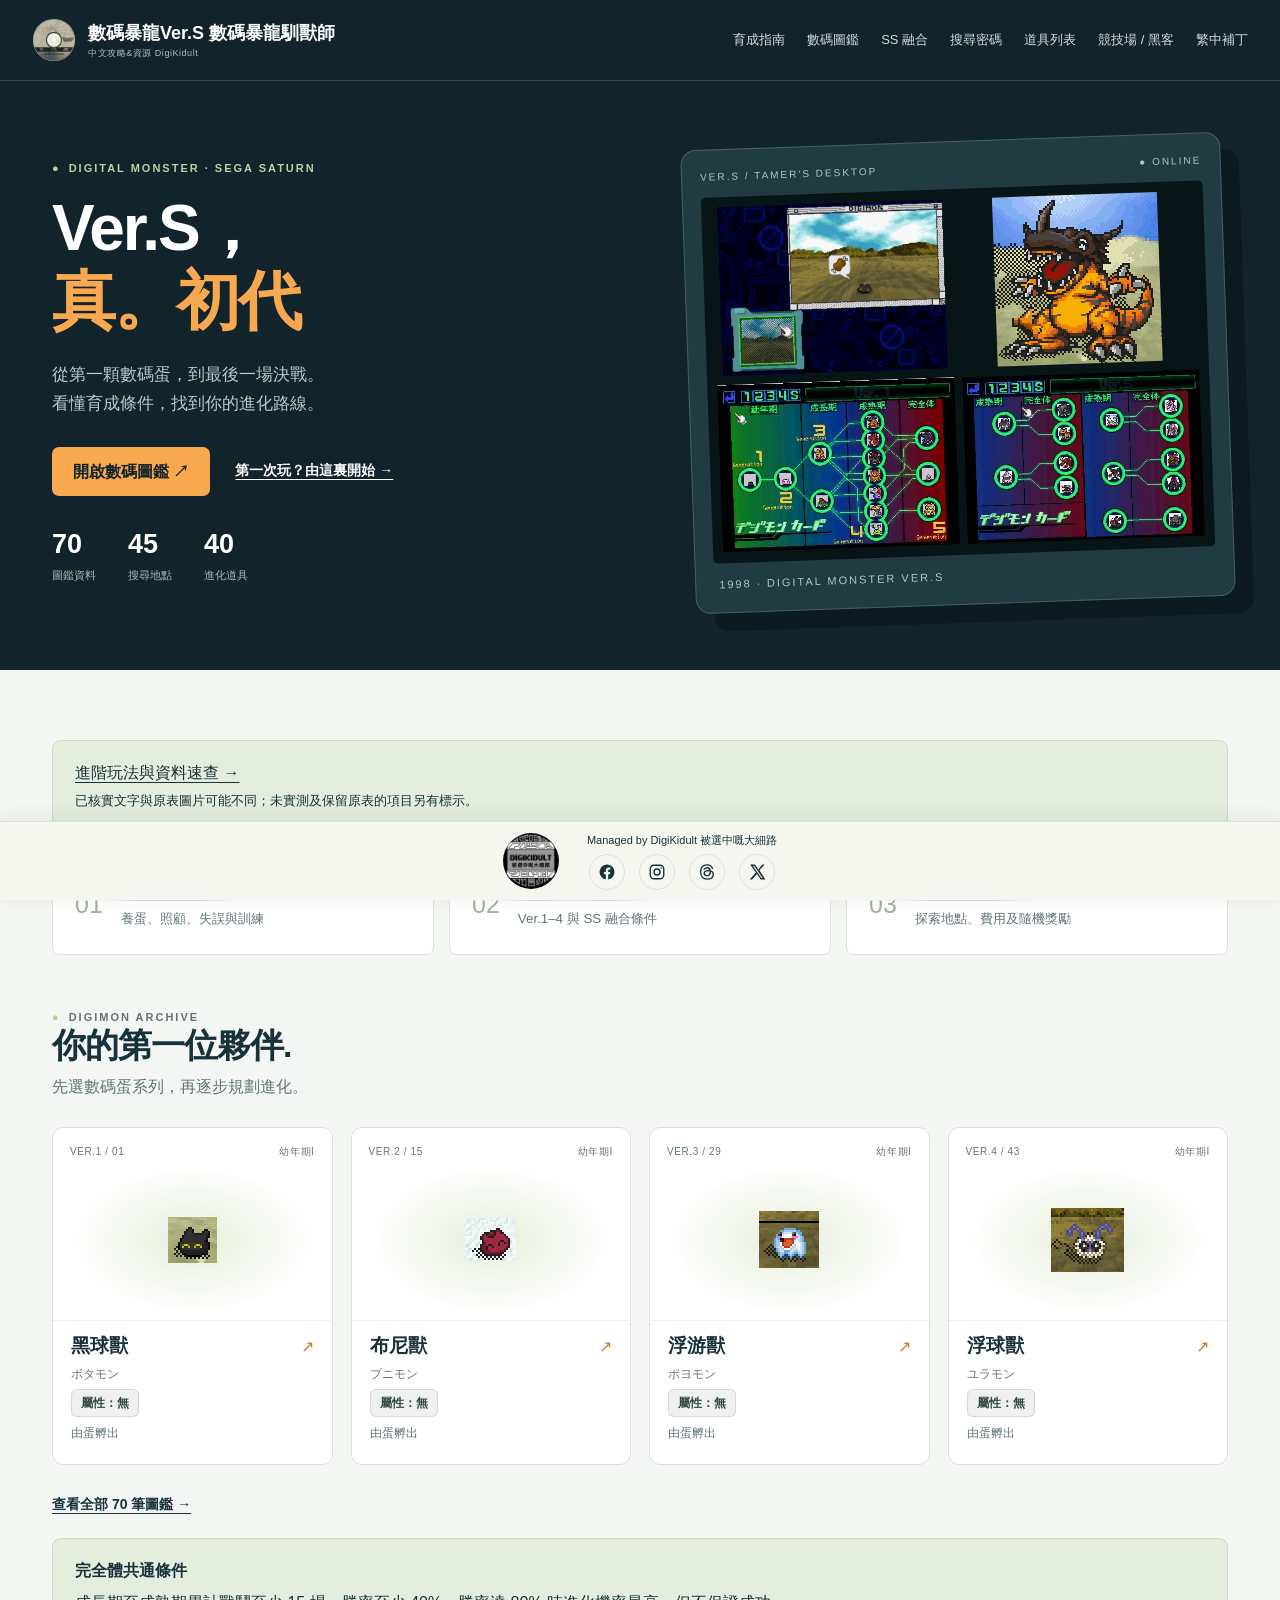
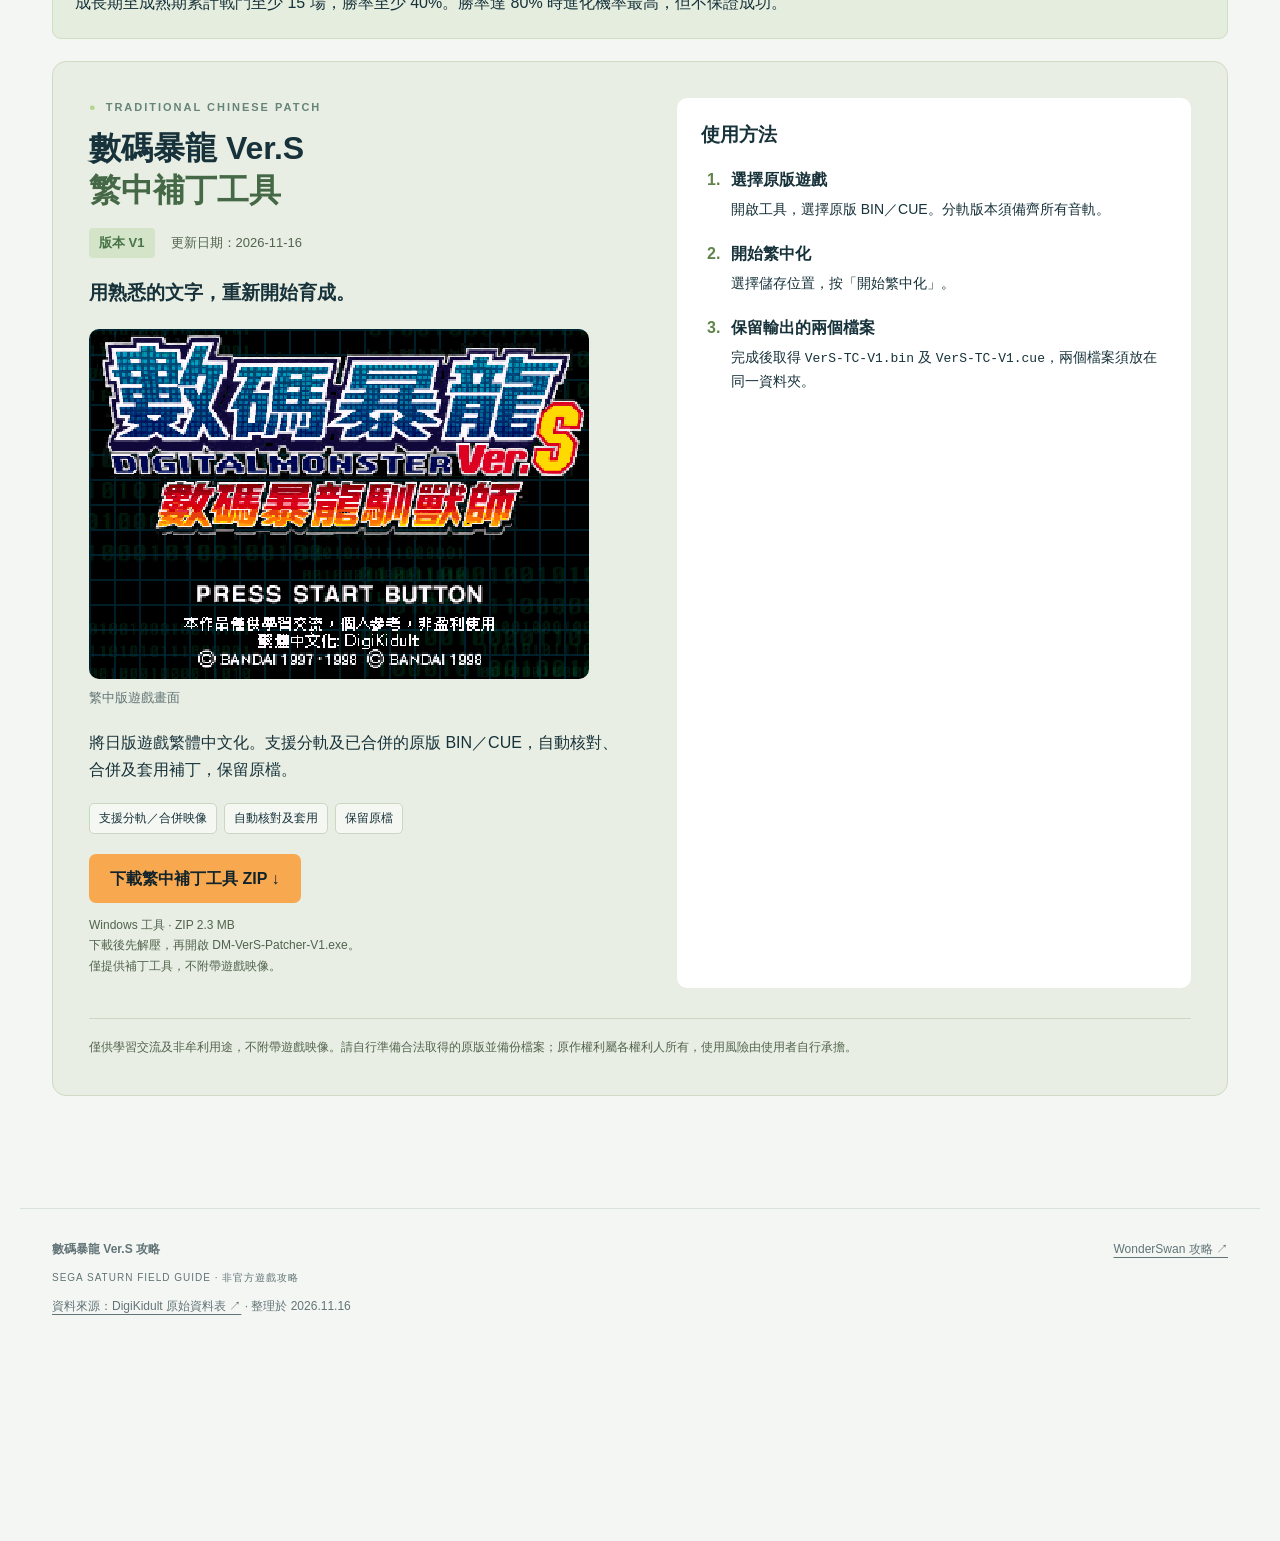
<file: index.html>
<!doctype html>
<html lang="zh-Hant-HK"><head><meta charset="utf-8"><meta name="viewport" content="width=device-width,initial-scale=1"><meta name="theme-color" content="#12242b"><meta name="description" content="DigiKidult 數碼暴龍 Ver.S 攻略：育成教學、進化條件、SS 融合、搜尋密碼、道具與競技場。"><title>數碼暴龍 Ver.S 攻略 · DigiKidult</title><link rel="stylesheet" href="style.css"><script defer src="data.js"></script><script defer src="bilingual.js"></script><script defer src="enemy-stats.js"></script><script defer src="item-catalog.js"></script><script defer src="app.js"></script></head>
<body><a class="skip" href="#main">跳至攻略</a><header><div class="nav-shell"><a class="brand" href="#home"><img class="brand-disc" src="assets/vers-disc.png" alt="" width="44" height="44"><span>數碼暴龍Ver.S 數碼暴龍馴獸師<small>中文攻略&amp;資源 DigiKidult</small></span></a><nav aria-label="主要導覽"><a href="#care">育成指南</a><a href="#dex">數碼圖鑑</a><a href="#fusion">SS 融合</a><a href="#passwords">搜尋密碼</a><a href="#items">道具列表</a><a href="#battle">競技場 / 黑客</a><a href="#patch">繁中補丁</a></nav></div></header>
<main id="main"><div id="view"></div></main>
<footer><div><strong>數碼暴龍 Ver.S 攻略</strong><p>SEGA SATURN FIELD GUIDE · 非官方遊戲攻略</p><a href="https://docs.google.com/spreadsheets/d/1K2kmC5CgZh35kIoExCfopsRWKA67flWHoo5pUJxvUZ4/edit" target="_blank" rel="noopener">資料來源：DigiKidult 原始資料表 ↗</a><span> · 整理於 2026.11.16</span></div><a href="https://digikidult.github.io/Digimon-VER-WS/">WonderSwan 攻略 ↗</a></footer>
<aside class="bottom-social-banner" aria-label="關注 DigiKidult"><img class="digikidult-logo" src="assets/digikidult-logo.jpg" alt="DigiKidult 被選中嘅大細路" width="56" height="56"><div class="social-credit-group"><p class="social-credit">Managed by DigiKidult 被選中嘅大細路</p><div class="social-links" role="group" aria-label="DigiKidult 社交平台"><a href="https://www.facebook.com/digikidult" target="_blank" rel="noopener noreferrer" aria-label="DigiKidult 的 Facebook（在新分頁開啟）" title="Facebook · @digikidult"><svg viewBox="0 0 24 24" width="20" height="20" aria-hidden="true"><path fill="currentColor" d="M22 12a10 10 0 1 0-11.56 9.88v-6.99H7.9V12h2.54V9.8c0-2.5 1.49-3.89 3.77-3.89 1.09 0 2.23.2 2.23.2v2.45h-1.26c-1.24 0-1.63.77-1.63 1.56V12h2.78l-.44 2.89h-2.34v6.99A10 10 0 0 0 22 12Z"/></svg></a><a href="https://www.instagram.com/digikidult/" target="_blank" rel="noopener noreferrer" aria-label="DigiKidult 的 Instagram（在新分頁開啟）" title="Instagram · @digikidult"><svg viewBox="0 0 24 24" width="20" height="20" aria-hidden="true"><g fill="none" stroke="currentColor" stroke-width="1.8"><rect x="3" y="3" width="18" height="18" rx="5"/><circle cx="12" cy="12" r="4"/></g><circle cx="17.5" cy="6.5" r="1" fill="currentColor"/></svg></a><a href="https://www.threads.net/@digikidult" target="_blank" rel="noopener noreferrer" aria-label="DigiKidult 的 Threads（在新分頁開啟）" title="Threads · @digikidult"><svg viewBox="0 0 24 24" width="20" height="20" aria-hidden="true"><path fill="none" stroke="currentColor" stroke-width="1.8" stroke-linecap="round" stroke-linejoin="round" d="M19.3 7.2C18.1 3.9 15.9 2.5 12.4 2.5 6.3 2.5 3.5 6.1 3.5 12s3.1 9.5 8.7 9.5c5.1 0 8.1-2.7 8.1-6.3 0-3.1-2.8-5-6.8-5-3.3 0-5.2 1.5-5.2 3.6 0 1.9 1.6 3.1 3.7 3.1 3.2 0 4.4-2.3 4.4-5.7 0-3.1-1.4-4.9-4.2-4.9-1.7 0-3 .7-3.8 1.9"/></svg></a><a href="https://x.com/digikidult" target="_blank" rel="noopener noreferrer" aria-label="DigiKidult 的 X（在新分頁開啟）" title="X · @digikidult"><svg viewBox="0 0 24 24" width="20" height="20" aria-hidden="true"><path fill="currentColor" d="M18.9 2H22l-6.8 7.8L23.2 22h-6.3L12 14.6 5.5 22H2.3l8.2-9.4L2.8 2h6.5l4.5 6.6L18.9 2Zm-1.1 18h1.7L8.3 3.9H6.5L17.8 20Z"/></svg></a></div></div></aside>
<dialog id="detail" aria-labelledby="detail-title"><button class="close" aria-label="關閉詳情">×</button><div id="detail-body"></div></dialog><div id="toast" role="status"></div><noscript>請啟用 JavaScript 以使用攻略的搜尋、進化卡片及導覽。</noscript></body></html>
</file>
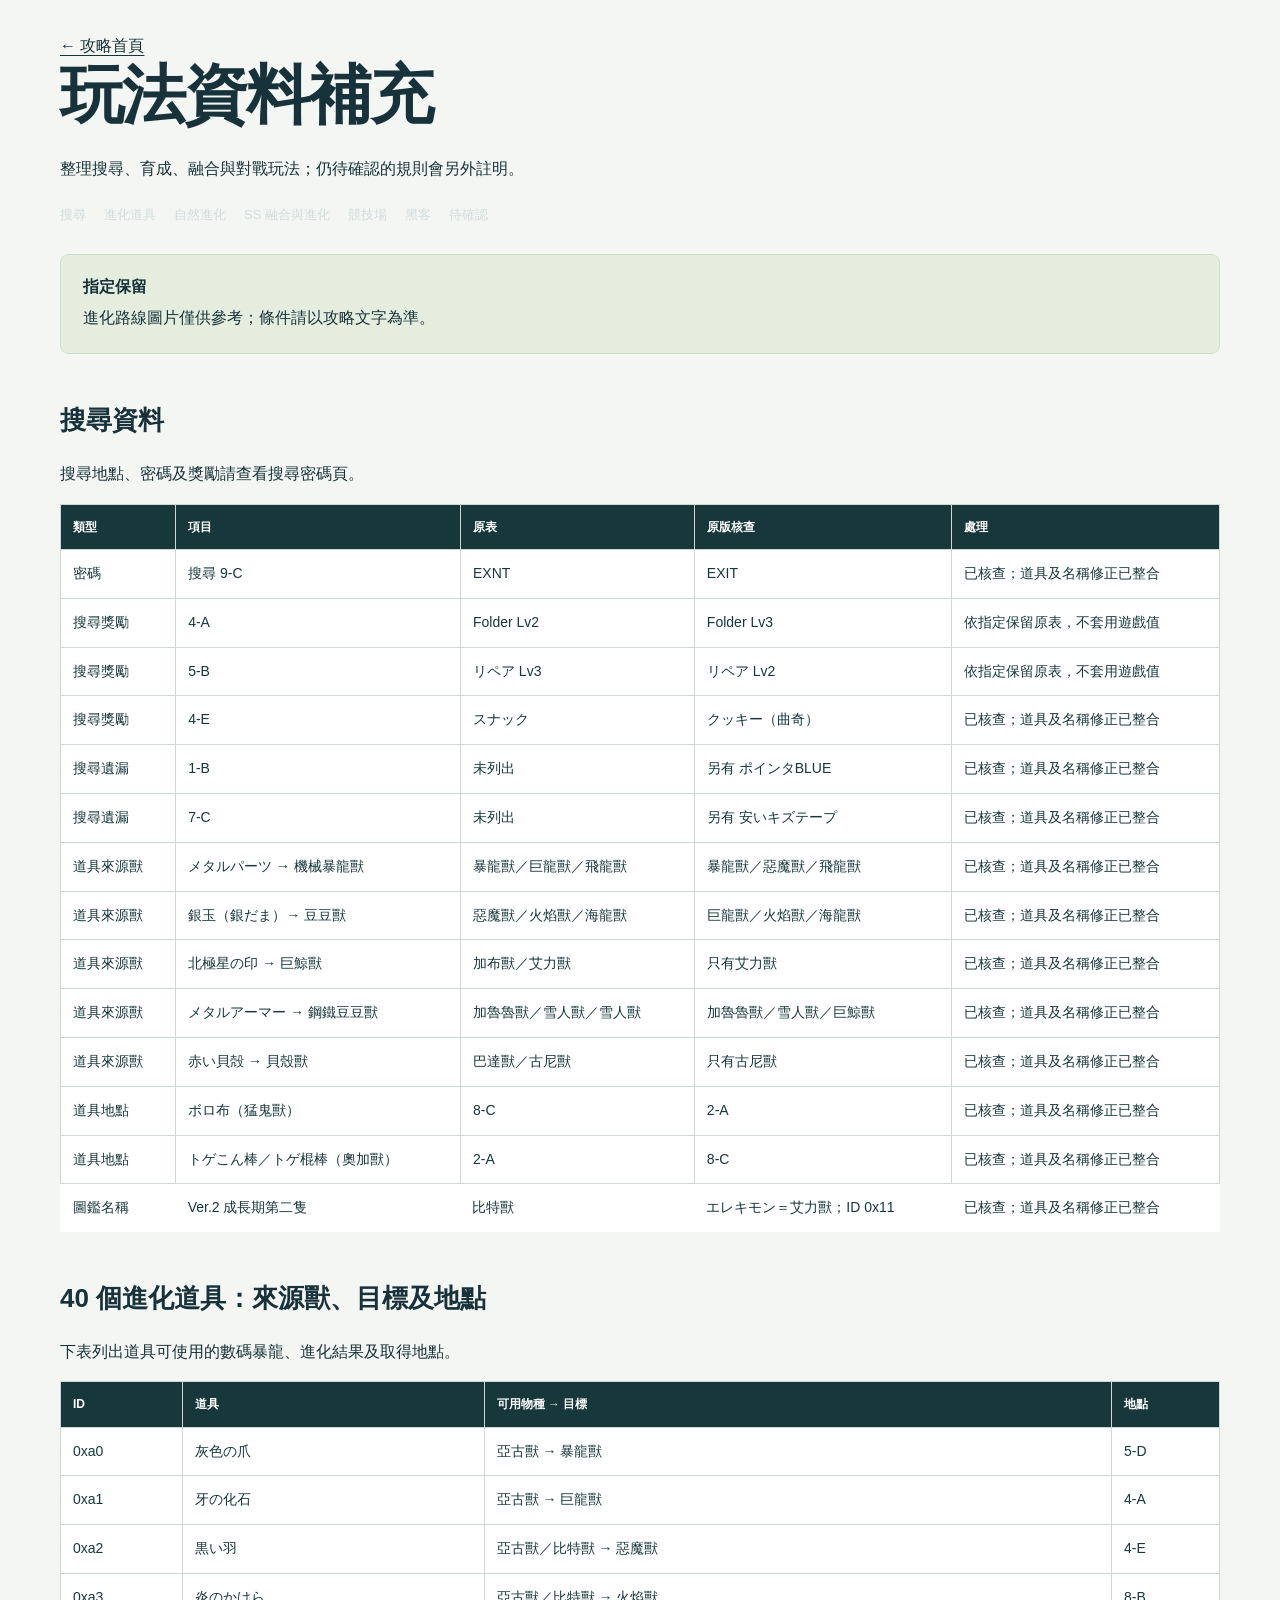
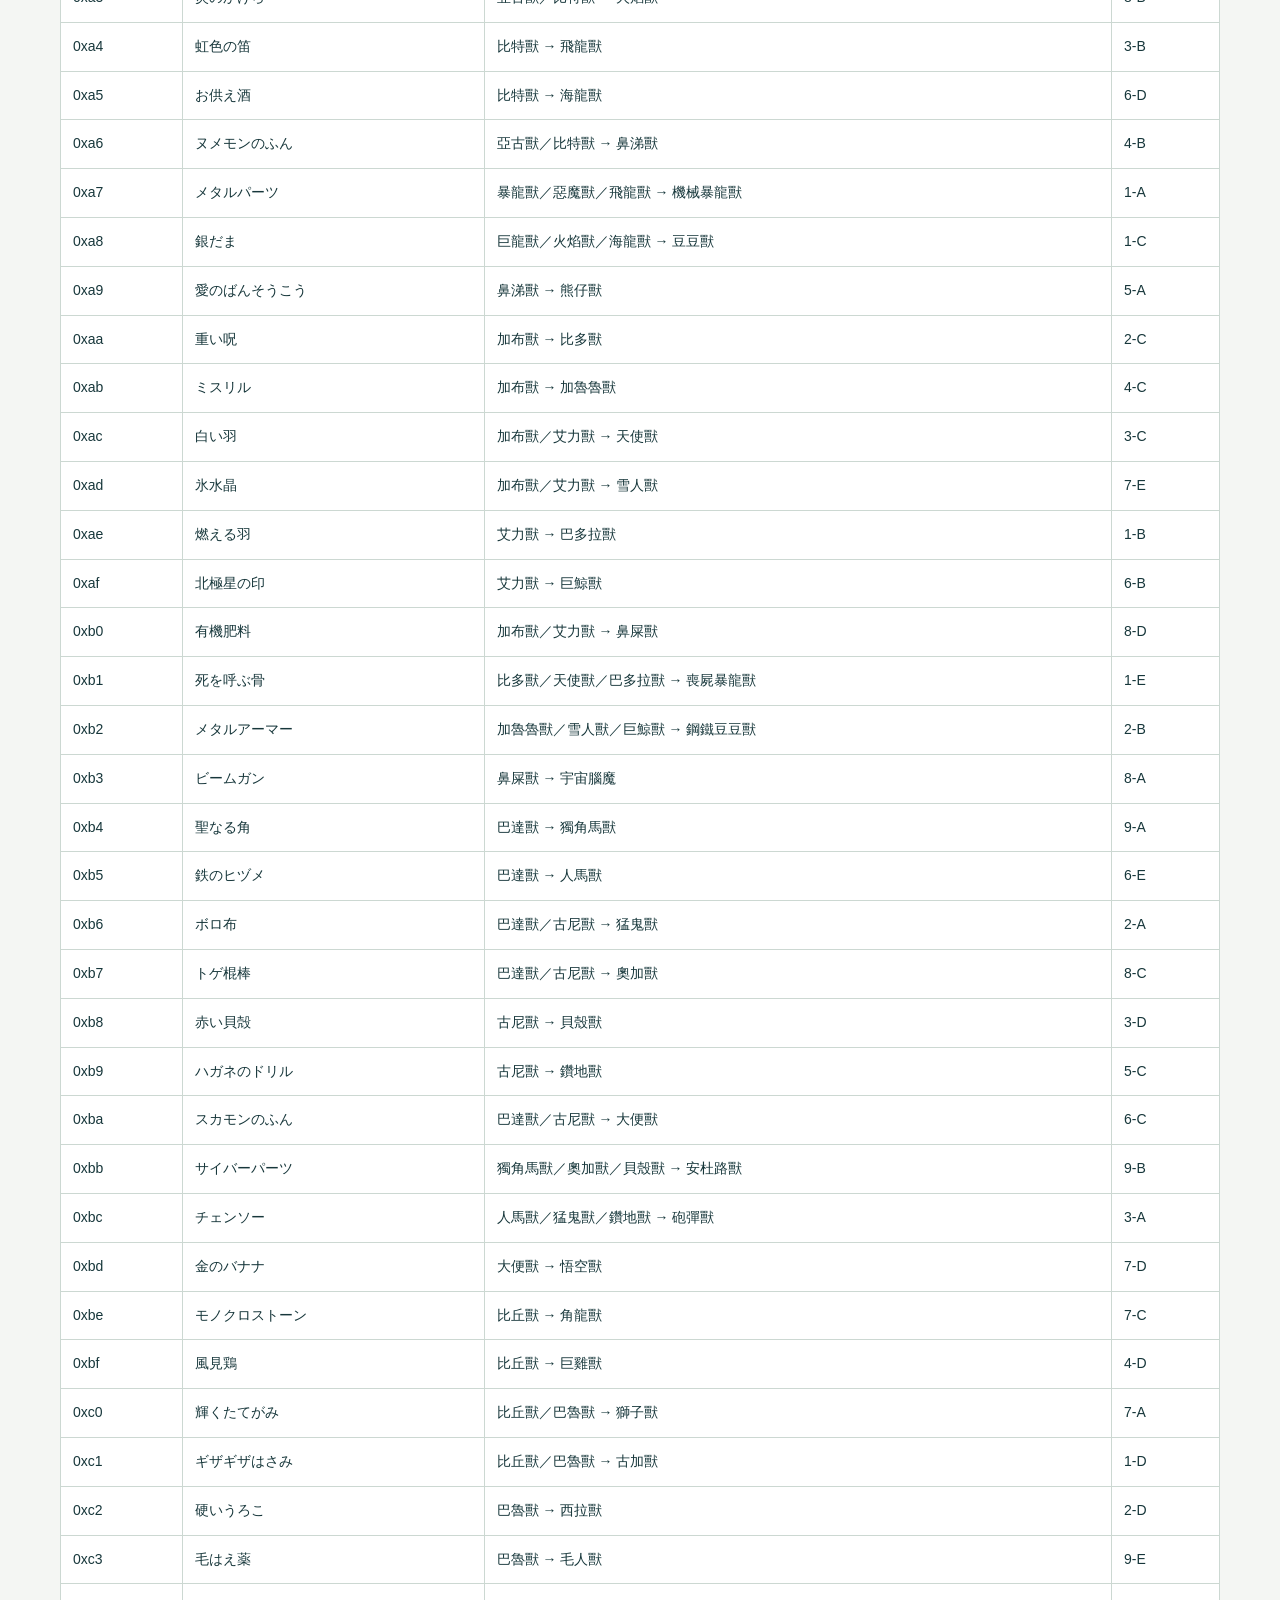
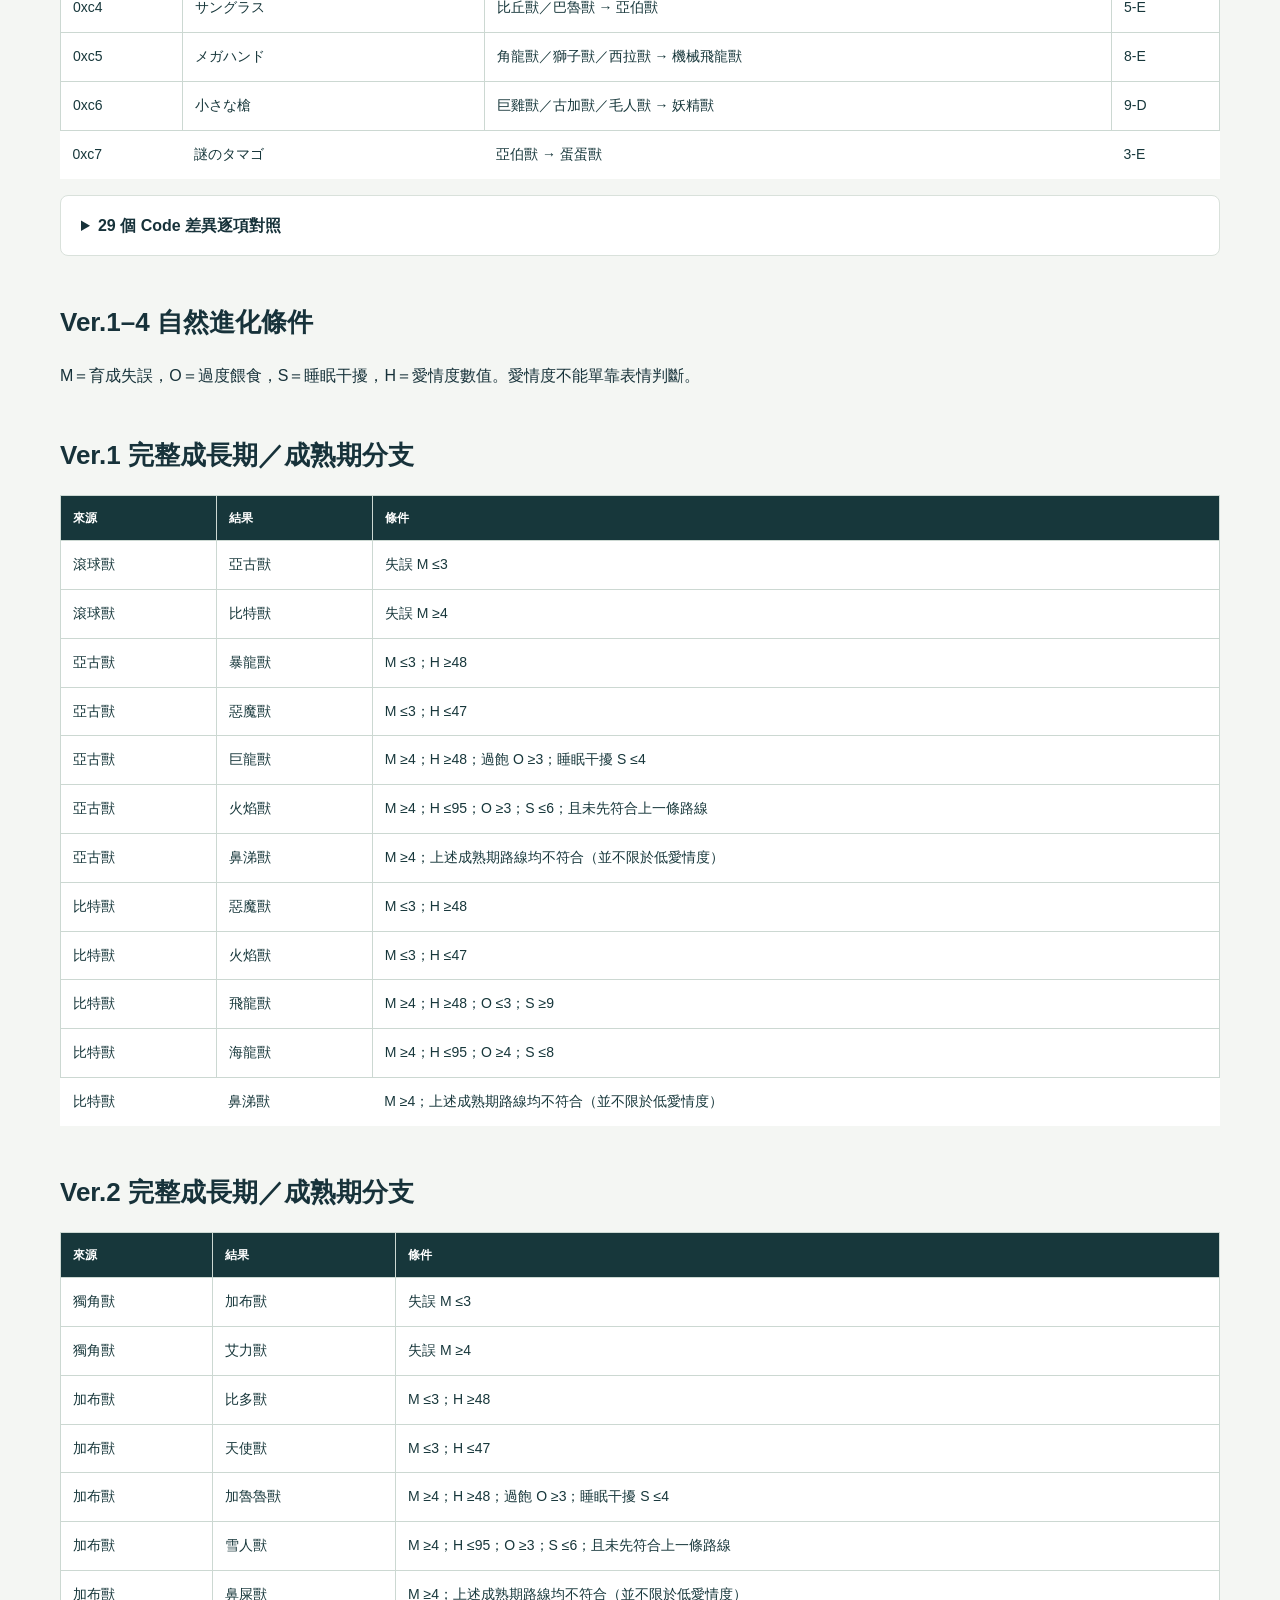
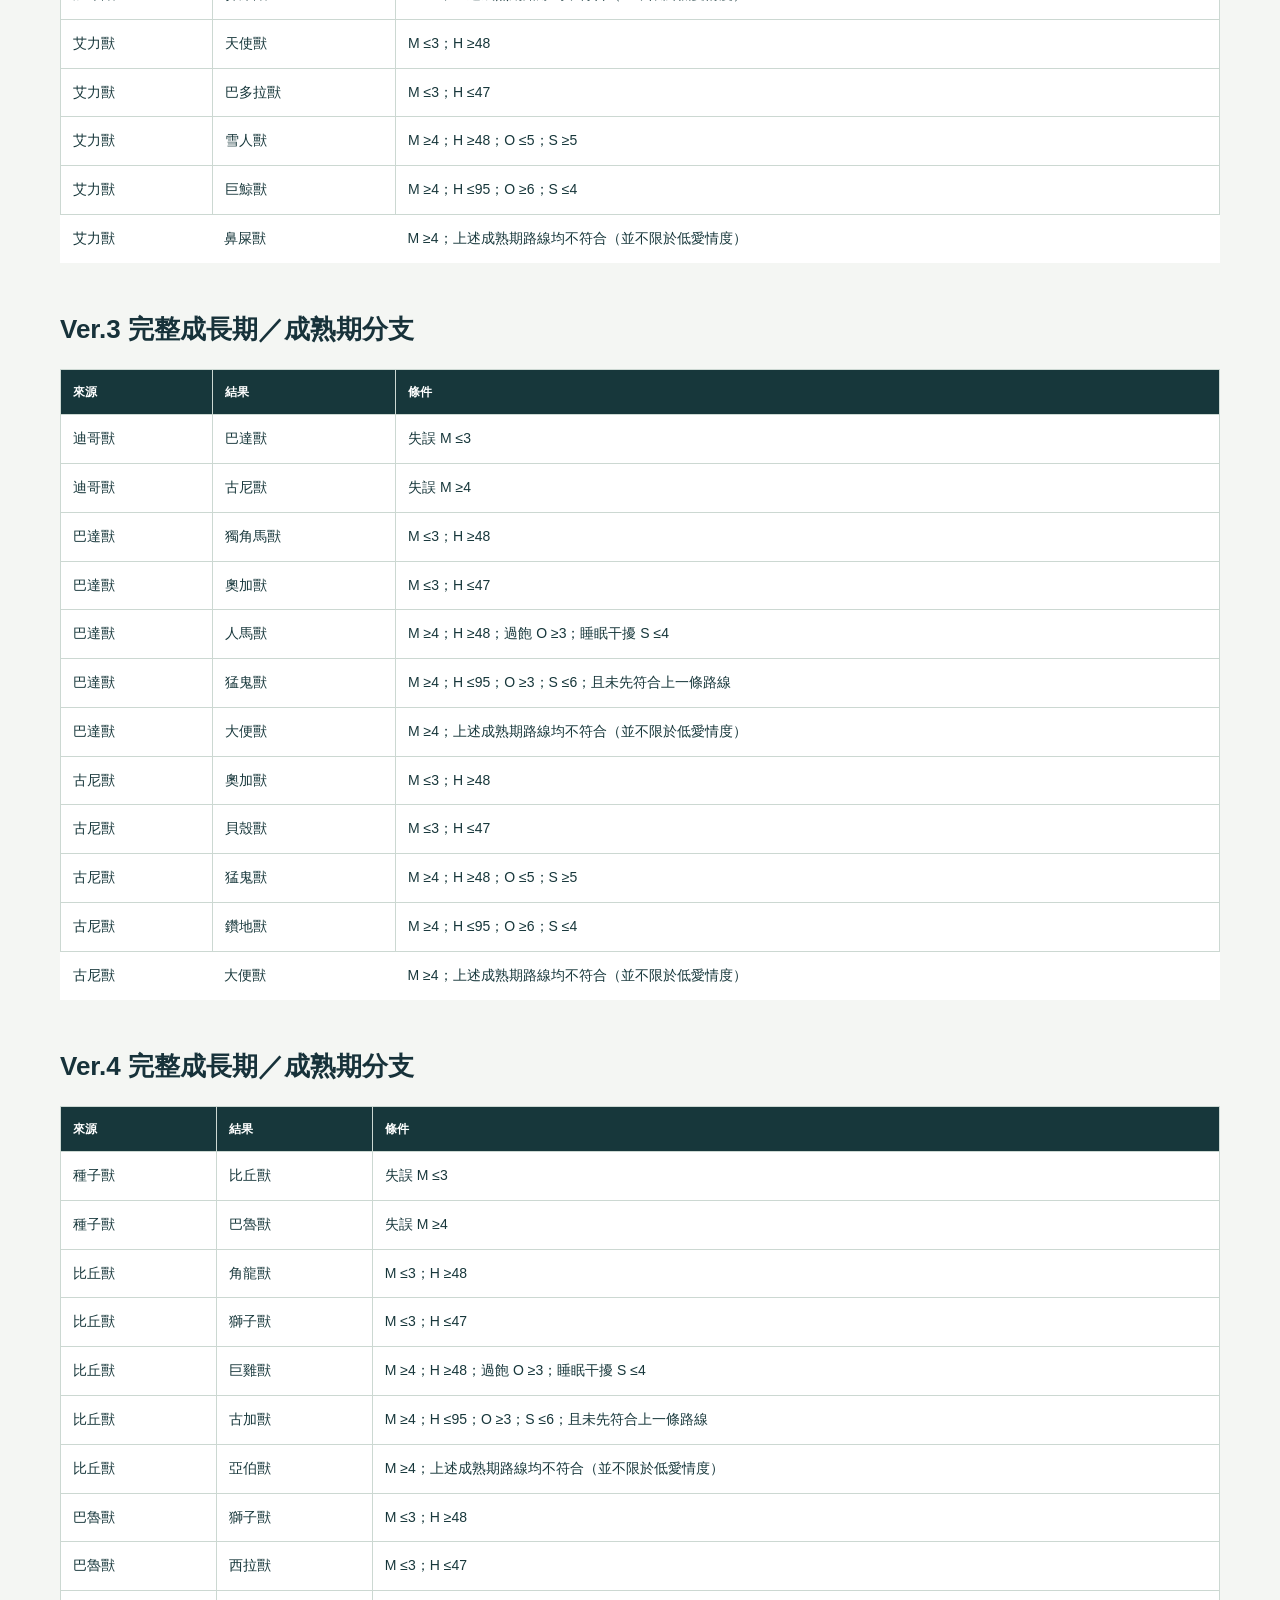
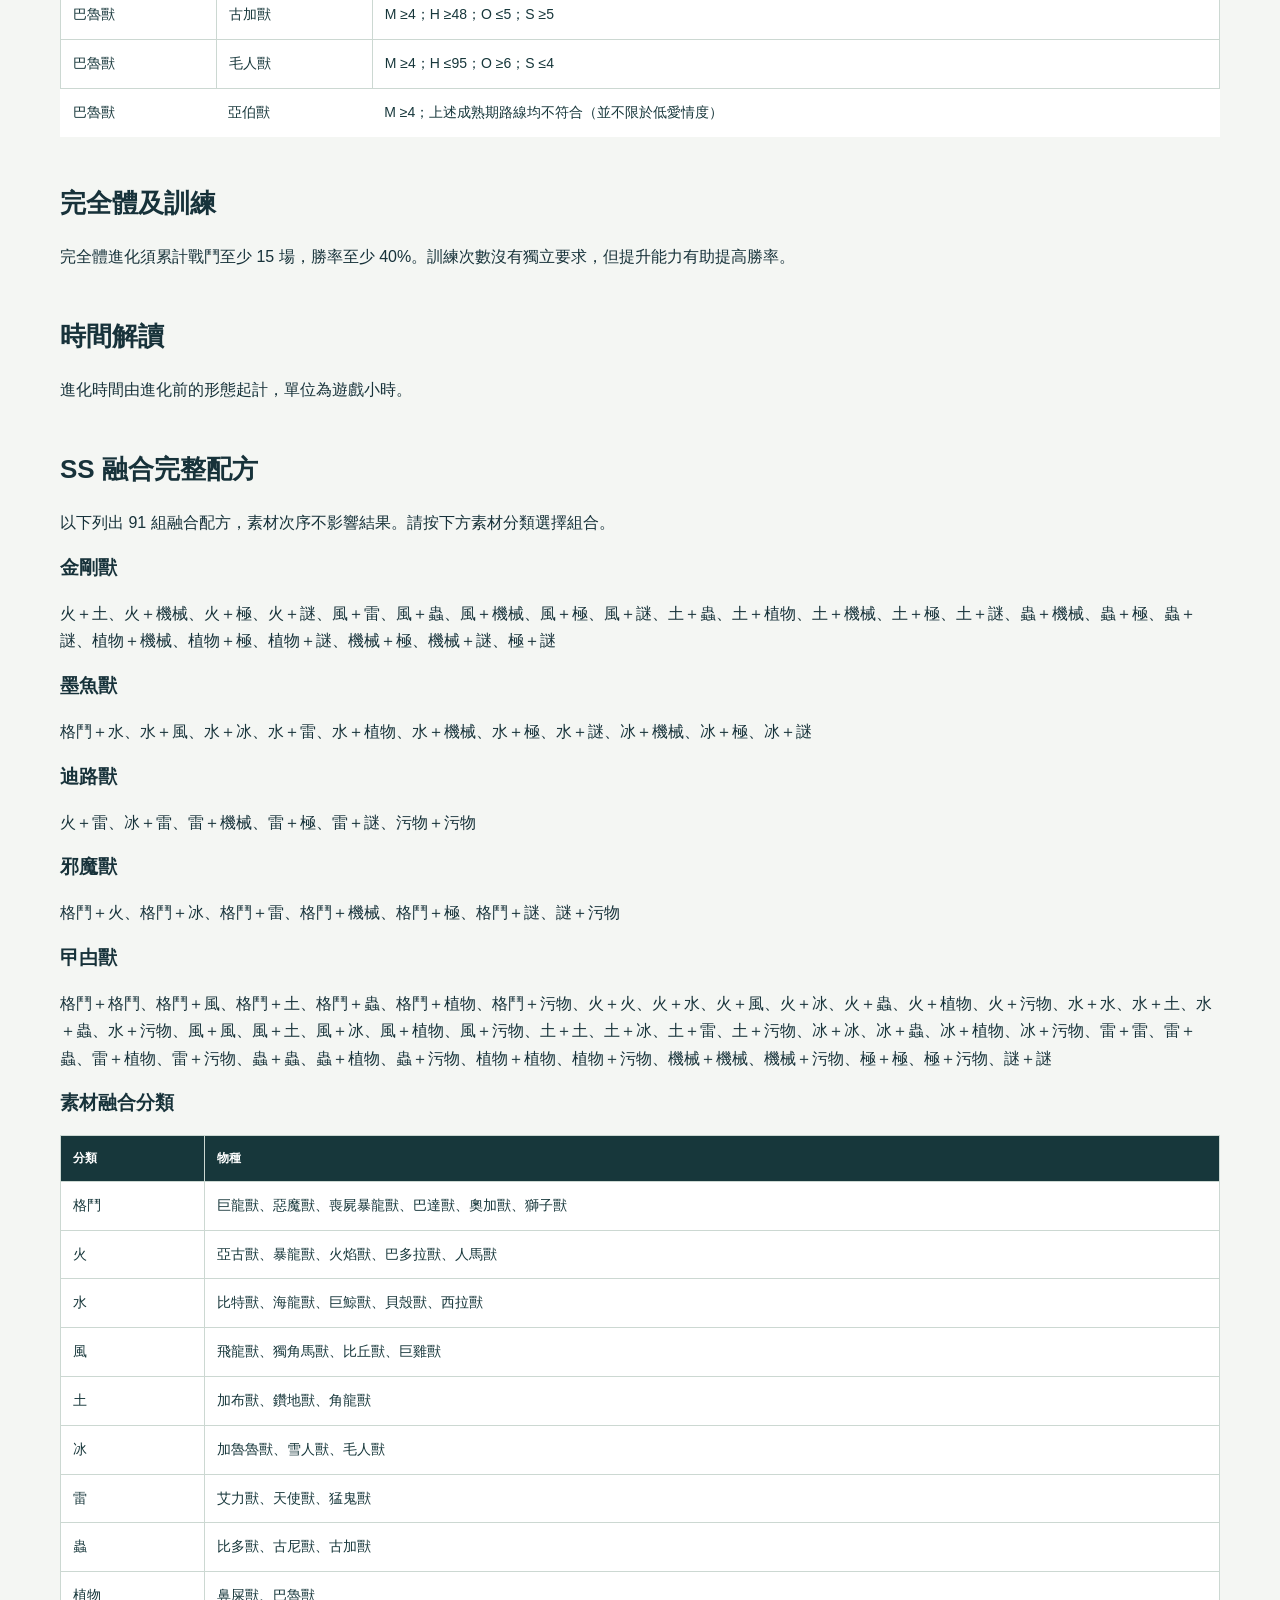
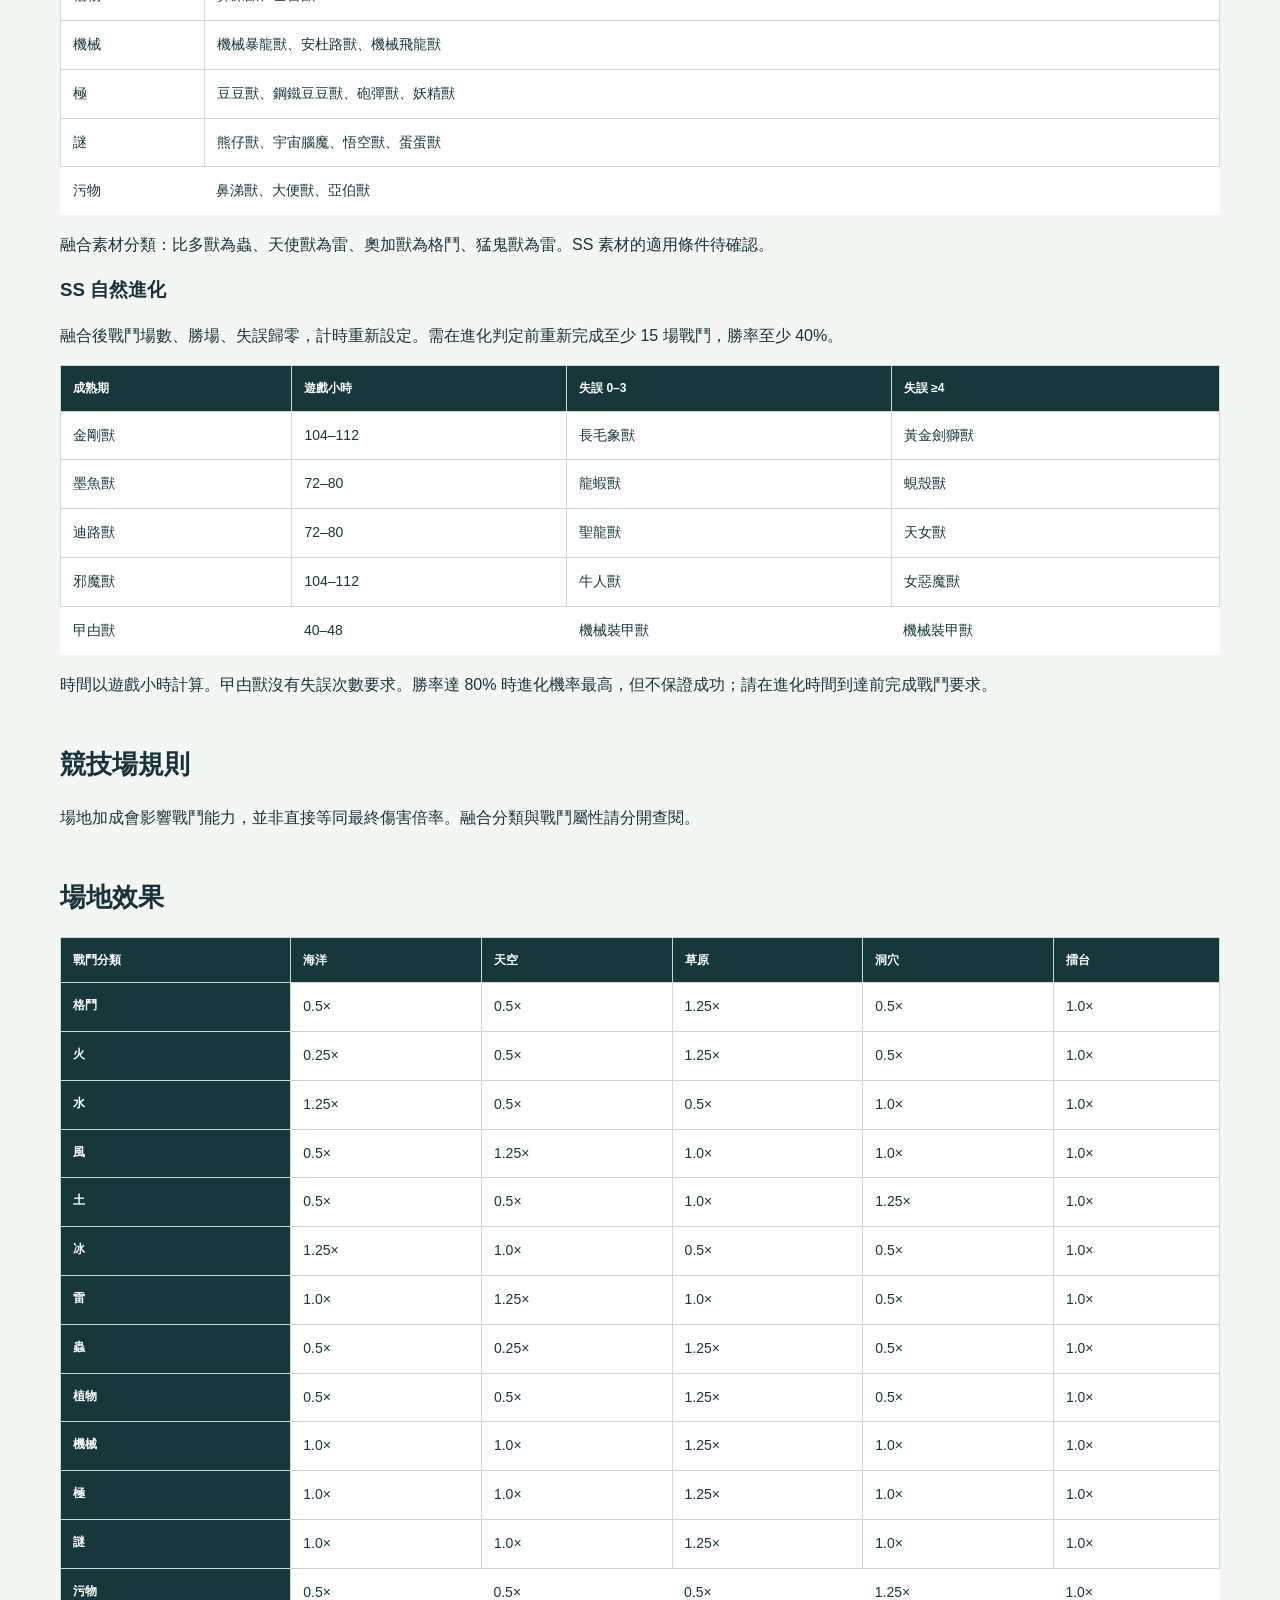
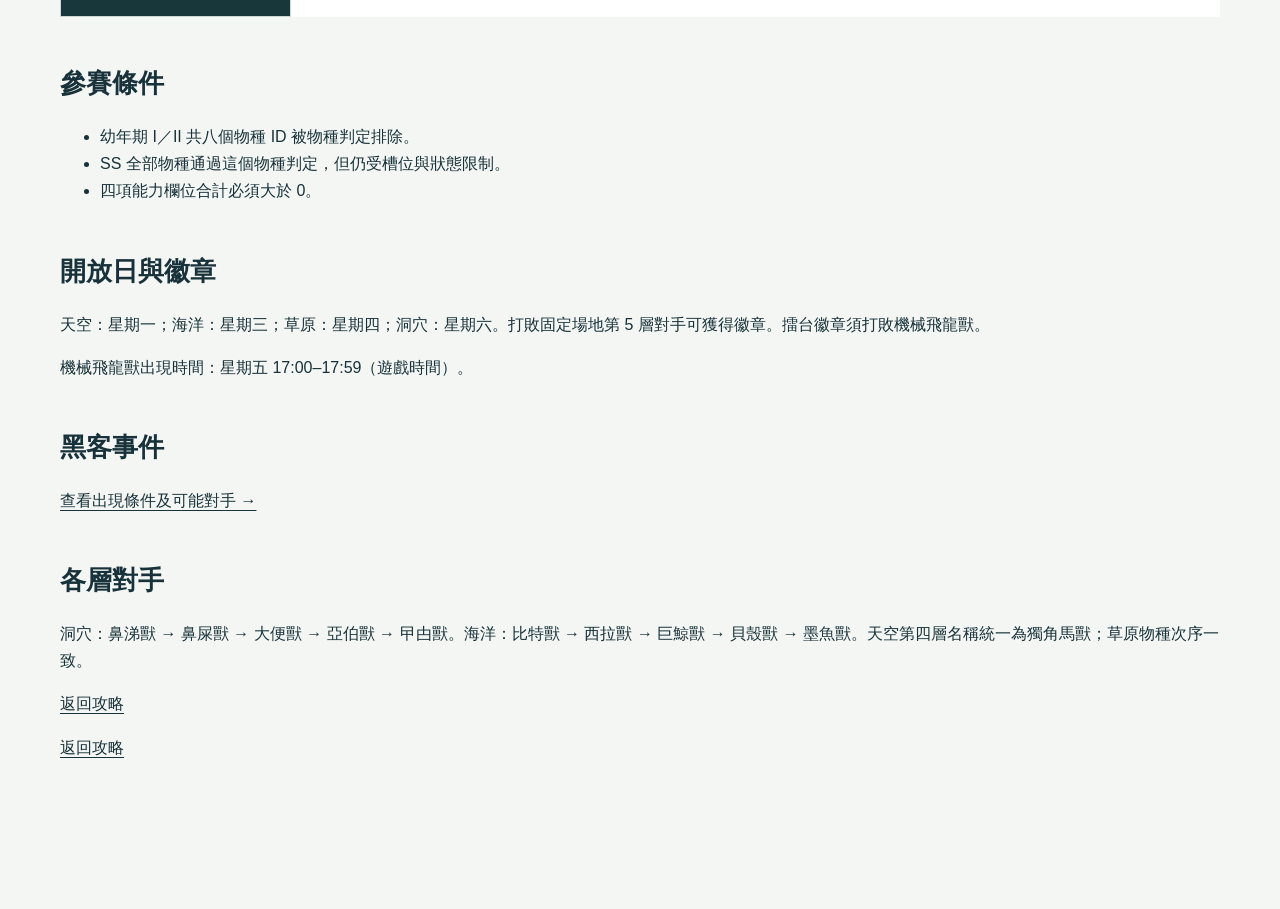
<file: research.html>
<!doctype html><html lang="zh-Hant"><meta charset="utf-8"><meta name="viewport" content="width=device-width,initial-scale=1"><title>原版核查補充 · DigiKidult Ver.S</title><link rel="stylesheet" href="style.css"><style>main{max-width:1200px;margin:auto;padding:32px 20px}.scroll{overflow:auto}table{border-collapse:collapse;background:#fff;color:#17373b;width:100%;font-size:14px}th,td{padding:12px;border:1px solid #ccd8d2;text-align:left;vertical-align:top}th{background:#17373b;color:white}h2{margin-top:48px}nav{display:flex;gap:18px;flex-wrap:wrap;position:static}section{scroll-margin-top:24px}details{margin-top:16px}</style><main><a href="index.html#home">← 攻略首頁</a><h1 id="overview">玩法資料補充</h1><p>整理搜尋、育成、融合與對戰玩法；仍待確認的規則會另外註明。</p><nav><a href="#search">搜尋</a><a href="#items">進化道具</a><a href="#natural">自然進化</a><a href="#fusion">SS 融合與進化</a><a href="#arena">競技場</a><a href="#hackers">黑客</a><a href="#pending">待確認</a></nav><div class="notice"><b>指定保留</b><p>進化路線圖片僅供參考；條件請以攻略文字為準。</p></div><section id="search"><h2>搜尋資料</h2><p>搜尋地點、密碼及獎勵請查看搜尋密碼頁。</p><div class="scroll"><table><thead><tr><th>類型</th><th>項目</th><th>原表</th><th>原版核查</th><th>處理</th></tr></thead><tbody><tr><td>密碼</td><td>搜尋 9-C</td><td>EXNT</td><td>EXIT</td><td>已核查；道具及名稱修正已整合</td></tr><tr><td>搜尋獎勵</td><td>4-A</td><td>Folder Lv2</td><td>Folder Lv3</td><td>依指定保留原表，不套用遊戲值</td></tr><tr><td>搜尋獎勵</td><td>5-B</td><td>リペア Lv3</td><td>リペア Lv2</td><td>依指定保留原表，不套用遊戲值</td></tr><tr><td>搜尋獎勵</td><td>4-E</td><td>スナック</td><td>クッキー（曲奇）</td><td>已核查；道具及名稱修正已整合</td></tr><tr><td>搜尋遺漏</td><td>1-B</td><td>未列出</td><td>另有 ポインタBLUE</td><td>已核查；道具及名稱修正已整合</td></tr><tr><td>搜尋遺漏</td><td>7-C</td><td>未列出</td><td>另有 安いキズテープ</td><td>已核查；道具及名稱修正已整合</td></tr><tr><td>道具來源獸</td><td>メタルパーツ → 機械暴龍獸</td><td>暴龍獸／巨龍獸／飛龍獸</td><td>暴龍獸／惡魔獸／飛龍獸</td><td>已核查；道具及名稱修正已整合</td></tr><tr><td>道具來源獸</td><td>銀玉（銀だま）→ 豆豆獸</td><td>惡魔獸／火焰獸／海龍獸</td><td>巨龍獸／火焰獸／海龍獸</td><td>已核查；道具及名稱修正已整合</td></tr><tr><td>道具來源獸</td><td>北極星の印 → 巨鯨獸</td><td>加布獸／艾力獸</td><td>只有艾力獸</td><td>已核查；道具及名稱修正已整合</td></tr><tr><td>道具來源獸</td><td>メタルアーマー → 鋼鐵豆豆獸</td><td>加魯魯獸／雪人獸／雪人獸</td><td>加魯魯獸／雪人獸／巨鯨獸</td><td>已核查；道具及名稱修正已整合</td></tr><tr><td>道具來源獸</td><td>赤い貝殻 → 貝殼獸</td><td>巴達獸／古尼獸</td><td>只有古尼獸</td><td>已核查；道具及名稱修正已整合</td></tr><tr><td>道具地點</td><td>ボロ布（猛鬼獸）</td><td>8-C</td><td>2-A</td><td>已核查；道具及名稱修正已整合</td></tr><tr><td>道具地點</td><td>トゲこん棒／トゲ棍棒（奧加獸）</td><td>2-A</td><td>8-C</td><td>已核查；道具及名稱修正已整合</td></tr><tr><td>圖鑑名稱</td><td>Ver.2 成長期第二隻</td><td>比特獸</td><td>エレキモン＝艾力獸；ID 0x11</td><td>已核查；道具及名稱修正已整合</td></tr></tbody></table></div></section><section id="items"><h2>40 個進化道具：來源獸、目標及地點</h2><p>下表列出道具可使用的數碼暴龍、進化結果及取得地點。</p><div class="scroll"><table><thead><tr><th>ID</th><th>道具</th><th>可用物種 → 目標</th><th>地點</th></tr></thead><tbody><tr><td>0xa0</td><td>灰色の爪</td><td>亞古獸 → 暴龍獸</td><td>5-D</td></tr><tr><td>0xa1</td><td>牙の化石</td><td>亞古獸 → 巨龍獸</td><td>4-A</td></tr><tr><td>0xa2</td><td>黒い羽</td><td>亞古獸／比特獸 → 惡魔獸</td><td>4-E</td></tr><tr><td>0xa3</td><td>炎のかけら</td><td>亞古獸／比特獸 → 火焰獸</td><td>8-B</td></tr><tr><td>0xa4</td><td>虹色の笛</td><td>比特獸 → 飛龍獸</td><td>3-B</td></tr><tr><td>0xa5</td><td>お供え酒</td><td>比特獸 → 海龍獸</td><td>6-D</td></tr><tr><td>0xa6</td><td>ヌメモンのふん</td><td>亞古獸／比特獸 → 鼻涕獸</td><td>4-B</td></tr><tr><td>0xa7</td><td>メタルパーツ</td><td>暴龍獸／惡魔獸／飛龍獸 → 機械暴龍獸</td><td>1-A</td></tr><tr><td>0xa8</td><td>銀だま</td><td>巨龍獸／火焰獸／海龍獸 → 豆豆獸</td><td>1-C</td></tr><tr><td>0xa9</td><td>愛のばんそうこう</td><td>鼻涕獸 → 熊仔獸</td><td>5-A</td></tr><tr><td>0xaa</td><td>重い呪</td><td>加布獸 → 比多獸</td><td>2-C</td></tr><tr><td>0xab</td><td>ミスリル</td><td>加布獸 → 加魯魯獸</td><td>4-C</td></tr><tr><td>0xac</td><td>白い羽</td><td>加布獸／艾力獸 → 天使獸</td><td>3-C</td></tr><tr><td>0xad</td><td>氷水晶</td><td>加布獸／艾力獸 → 雪人獸</td><td>7-E</td></tr><tr><td>0xae</td><td>燃える羽</td><td>艾力獸 → 巴多拉獸</td><td>1-B</td></tr><tr><td>0xaf</td><td>北極星の印</td><td>艾力獸 → 巨鯨獸</td><td>6-B</td></tr><tr><td>0xb0</td><td>有機肥料</td><td>加布獸／艾力獸 → 鼻屎獸</td><td>8-D</td></tr><tr><td>0xb1</td><td>死を呼ぶ骨</td><td>比多獸／天使獸／巴多拉獸 → 喪屍暴龍獸</td><td>1-E</td></tr><tr><td>0xb2</td><td>メタルアーマー</td><td>加魯魯獸／雪人獸／巨鯨獸 → 鋼鐵豆豆獸</td><td>2-B</td></tr><tr><td>0xb3</td><td>ビームガン</td><td>鼻屎獸 → 宇宙腦魔</td><td>8-A</td></tr><tr><td>0xb4</td><td>聖なる角</td><td>巴達獸 → 獨角馬獸</td><td>9-A</td></tr><tr><td>0xb5</td><td>鉄のヒヅメ</td><td>巴達獸 → 人馬獸</td><td>6-E</td></tr><tr><td>0xb6</td><td>ボロ布</td><td>巴達獸／古尼獸 → 猛鬼獸</td><td>2-A</td></tr><tr><td>0xb7</td><td>トゲ棍棒</td><td>巴達獸／古尼獸 → 奧加獸</td><td>8-C</td></tr><tr><td>0xb8</td><td>赤い貝殻</td><td>古尼獸 → 貝殼獸</td><td>3-D</td></tr><tr><td>0xb9</td><td>ハガネのドリル</td><td>古尼獸 → 鑽地獸</td><td>5-C</td></tr><tr><td>0xba</td><td>スカモンのふん</td><td>巴達獸／古尼獸 → 大便獸</td><td>6-C</td></tr><tr><td>0xbb</td><td>サイバーパーツ</td><td>獨角馬獸／奧加獸／貝殼獸 → 安杜路獸</td><td>9-B</td></tr><tr><td>0xbc</td><td>チェンソー</td><td>人馬獸／猛鬼獸／鑽地獸 → 砲彈獸</td><td>3-A</td></tr><tr><td>0xbd</td><td>金のバナナ</td><td>大便獸 → 悟空獸</td><td>7-D</td></tr><tr><td>0xbe</td><td>モノクロストーン</td><td>比丘獸 → 角龍獸</td><td>7-C</td></tr><tr><td>0xbf</td><td>風見鶏</td><td>比丘獸 → 巨雞獸</td><td>4-D</td></tr><tr><td>0xc0</td><td>輝くたてがみ</td><td>比丘獸／巴魯獸 → 獅子獸</td><td>7-A</td></tr><tr><td>0xc1</td><td>ギザギザはさみ</td><td>比丘獸／巴魯獸 → 古加獸</td><td>1-D</td></tr><tr><td>0xc2</td><td>硬いうろこ</td><td>巴魯獸 → 西拉獸</td><td>2-D</td></tr><tr><td>0xc3</td><td>毛はえ薬</td><td>巴魯獸 → 毛人獸</td><td>9-E</td></tr><tr><td>0xc4</td><td>サングラス</td><td>比丘獸／巴魯獸 → 亞伯獸</td><td>5-E</td></tr><tr><td>0xc5</td><td>メガハンド</td><td>角龍獸／獅子獸／西拉獸 → 機械飛龍獸</td><td>8-E</td></tr><tr><td>0xc6</td><td>小さな槍</td><td>巨雞獸／古加獸／毛人獸 → 妖精獸</td><td>9-D</td></tr><tr><td>0xc7</td><td>謎のタマゴ</td><td>亞伯獸 → 蛋蛋獸</td><td>3-E</td></tr></tbody></table></div><details><summary>29 個 Code 差異逐項對照</summary><div class="scroll"><table><thead><tr><th>原表行</th><th>道具</th><th>原表 Code</th><th>原版 Code</th></tr></thead><tbody><tr><td>18</td><td>重い兜</td><td>AB</td><td>0xaa</td></tr><tr><td>19</td><td>ミスリル</td><td>AC</td><td>0xab</td></tr><tr><td>20</td><td>白い羽</td><td>AD</td><td>0xac</td></tr><tr><td>21</td><td>氷水昌</td><td>AE</td><td>0xad</td></tr><tr><td>22</td><td>燃える羽</td><td>AF</td><td>0xae</td></tr><tr><td>23</td><td>北極星の印</td><td>B0</td><td>0xaf</td></tr><tr><td>24</td><td>有機肥料</td><td>B1</td><td>0xb0</td></tr><tr><td>25</td><td>死を呼ぶ骨</td><td>B2</td><td>0xb1</td></tr><tr><td>26</td><td>メタルアーマー</td><td>B3</td><td>0xb2</td></tr><tr><td>27</td><td>ビームガン</td><td>B4</td><td>0xb3</td></tr><tr><td>30</td><td>聖なる角</td><td>B6</td><td>0xb4</td></tr><tr><td>31</td><td>鉄のヒヅメ</td><td>B7</td><td>0xb5</td></tr><tr><td>32</td><td>トゲこん棒</td><td>B8</td><td>0xb7</td></tr><tr><td>33</td><td>ボロ布</td><td>B9</td><td>0xb6</td></tr><tr><td>34</td><td>赤い貝殻</td><td>BA</td><td>0xb8</td></tr><tr><td>35</td><td>鋼のドリル</td><td>BB</td><td>0xb9</td></tr><tr><td>36</td><td>スカモンのふん</td><td>BC</td><td>0xba</td></tr><tr><td>37</td><td>サイバーパーツ</td><td>BD</td><td>0xbb</td></tr><tr><td>38</td><td>チェンソー</td><td>BE</td><td>0xbc</td></tr><tr><td>42</td><td>モノクロストーン</td><td>BF</td><td>0xbe</td></tr><tr><td>43</td><td>風見鶏</td><td>C0</td><td>0xbf</td></tr><tr><td>44</td><td>輝くたてがみ</td><td>C1</td><td>0xc0</td></tr><tr><td>45</td><td>ギザギザばさみ</td><td>C2</td><td>0xc1</td></tr><tr><td>46</td><td>硬いウロコ</td><td>C3</td><td>0xc2</td></tr><tr><td>47</td><td>毛はえ薬</td><td>C4</td><td>0xc3</td></tr><tr><td>48</td><td>サングラス</td><td>C5</td><td>0xc4</td></tr><tr><td>49</td><td>メガバント</td><td>C6</td><td>0xc5</td></tr><tr><td>50</td><td>小さな槍</td><td>C7</td><td>0xc6</td></tr><tr><td>51</td><td>謎のタマゴ</td><td>C8</td><td>0xc7</td></tr></tbody></table></div></details></section><section id="natural"><h2>Ver.1–4 自然進化條件</h2><p>M＝育成失誤，O＝過度餵食，S＝睡眠干擾，H＝愛情度數值。愛情度不能單靠表情判斷。</p><h2>Ver.1 完整成長期／成熟期分支</h2><div class="scroll"><table><tr><th>來源</th><th>結果</th><th>條件</th></tr><tr><td>滾球獸</td><td>亞古獸</td><td>失誤 M ≤3</td></tr><tr><td>滾球獸</td><td>比特獸</td><td>失誤 M ≥4</td></tr><tr><td>亞古獸</td><td>暴龍獸</td><td>M ≤3；H ≥48</td></tr><tr><td>亞古獸</td><td>惡魔獸</td><td>M ≤3；H ≤47</td></tr><tr><td>亞古獸</td><td>巨龍獸</td><td>M ≥4；H ≥48；過飽 O ≥3；睡眠干擾 S ≤4</td></tr><tr><td>亞古獸</td><td>火焰獸</td><td>M ≥4；H ≤95；O ≥3；S ≤6；且未先符合上一條路線</td></tr><tr><td>亞古獸</td><td>鼻涕獸</td><td>M ≥4；上述成熟期路線均不符合（並不限於低愛情度）</td></tr><tr><td>比特獸</td><td>惡魔獸</td><td>M ≤3；H ≥48</td></tr><tr><td>比特獸</td><td>火焰獸</td><td>M ≤3；H ≤47</td></tr><tr><td>比特獸</td><td>飛龍獸</td><td>M ≥4；H ≥48；O ≤3；S ≥9</td></tr><tr><td>比特獸</td><td>海龍獸</td><td>M ≥4；H ≤95；O ≥4；S ≤8</td></tr><tr><td>比特獸</td><td>鼻涕獸</td><td>M ≥4；上述成熟期路線均不符合（並不限於低愛情度）</td></tr></table></div><h2>Ver.2 完整成長期／成熟期分支</h2><div class="scroll"><table><tr><th>來源</th><th>結果</th><th>條件</th></tr><tr><td>獨角獸</td><td>加布獸</td><td>失誤 M ≤3</td></tr><tr><td>獨角獸</td><td>艾力獸</td><td>失誤 M ≥4</td></tr><tr><td>加布獸</td><td>比多獸</td><td>M ≤3；H ≥48</td></tr><tr><td>加布獸</td><td>天使獸</td><td>M ≤3；H ≤47</td></tr><tr><td>加布獸</td><td>加魯魯獸</td><td>M ≥4；H ≥48；過飽 O ≥3；睡眠干擾 S ≤4</td></tr><tr><td>加布獸</td><td>雪人獸</td><td>M ≥4；H ≤95；O ≥3；S ≤6；且未先符合上一條路線</td></tr><tr><td>加布獸</td><td>鼻屎獸</td><td>M ≥4；上述成熟期路線均不符合（並不限於低愛情度）</td></tr><tr><td>艾力獸</td><td>天使獸</td><td>M ≤3；H ≥48</td></tr><tr><td>艾力獸</td><td>巴多拉獸</td><td>M ≤3；H ≤47</td></tr><tr><td>艾力獸</td><td>雪人獸</td><td>M ≥4；H ≥48；O ≤5；S ≥5</td></tr><tr><td>艾力獸</td><td>巨鯨獸</td><td>M ≥4；H ≤95；O ≥6；S ≤4</td></tr><tr><td>艾力獸</td><td>鼻屎獸</td><td>M ≥4；上述成熟期路線均不符合（並不限於低愛情度）</td></tr></table></div><h2>Ver.3 完整成長期／成熟期分支</h2><div class="scroll"><table><tr><th>來源</th><th>結果</th><th>條件</th></tr><tr><td>迪哥獸</td><td>巴達獸</td><td>失誤 M ≤3</td></tr><tr><td>迪哥獸</td><td>古尼獸</td><td>失誤 M ≥4</td></tr><tr><td>巴達獸</td><td>獨角馬獸</td><td>M ≤3；H ≥48</td></tr><tr><td>巴達獸</td><td>奧加獸</td><td>M ≤3；H ≤47</td></tr><tr><td>巴達獸</td><td>人馬獸</td><td>M ≥4；H ≥48；過飽 O ≥3；睡眠干擾 S ≤4</td></tr><tr><td>巴達獸</td><td>猛鬼獸</td><td>M ≥4；H ≤95；O ≥3；S ≤6；且未先符合上一條路線</td></tr><tr><td>巴達獸</td><td>大便獸</td><td>M ≥4；上述成熟期路線均不符合（並不限於低愛情度）</td></tr><tr><td>古尼獸</td><td>奧加獸</td><td>M ≤3；H ≥48</td></tr><tr><td>古尼獸</td><td>貝殼獸</td><td>M ≤3；H ≤47</td></tr><tr><td>古尼獸</td><td>猛鬼獸</td><td>M ≥4；H ≥48；O ≤5；S ≥5</td></tr><tr><td>古尼獸</td><td>鑽地獸</td><td>M ≥4；H ≤95；O ≥6；S ≤4</td></tr><tr><td>古尼獸</td><td>大便獸</td><td>M ≥4；上述成熟期路線均不符合（並不限於低愛情度）</td></tr></table></div><h2>Ver.4 完整成長期／成熟期分支</h2><div class="scroll"><table><tr><th>來源</th><th>結果</th><th>條件</th></tr><tr><td>種子獸</td><td>比丘獸</td><td>失誤 M ≤3</td></tr><tr><td>種子獸</td><td>巴魯獸</td><td>失誤 M ≥4</td></tr><tr><td>比丘獸</td><td>角龍獸</td><td>M ≤3；H ≥48</td></tr><tr><td>比丘獸</td><td>獅子獸</td><td>M ≤3；H ≤47</td></tr><tr><td>比丘獸</td><td>巨雞獸</td><td>M ≥4；H ≥48；過飽 O ≥3；睡眠干擾 S ≤4</td></tr><tr><td>比丘獸</td><td>古加獸</td><td>M ≥4；H ≤95；O ≥3；S ≤6；且未先符合上一條路線</td></tr><tr><td>比丘獸</td><td>亞伯獸</td><td>M ≥4；上述成熟期路線均不符合（並不限於低愛情度）</td></tr><tr><td>巴魯獸</td><td>獅子獸</td><td>M ≤3；H ≥48</td></tr><tr><td>巴魯獸</td><td>西拉獸</td><td>M ≤3；H ≤47</td></tr><tr><td>巴魯獸</td><td>古加獸</td><td>M ≥4；H ≥48；O ≤5；S ≥5</td></tr><tr><td>巴魯獸</td><td>毛人獸</td><td>M ≥4；H ≤95；O ≥6；S ≤4</td></tr><tr><td>巴魯獸</td><td>亞伯獸</td><td>M ≥4；上述成熟期路線均不符合（並不限於低愛情度）</td></tr></table></div><h2>完全體及訓練</h2><p>完全體進化須累計戰鬥至少 15 場，勝率至少 40%。訓練次數沒有獨立要求，但提升能力有助提高勝率。</p><h2>時間解讀</h2><p>進化時間由進化前的形態起計，單位為遊戲小時。</p></section><section id="fusion"><h2>SS 融合完整配方</h2><p>以下列出 91 組融合配方，素材次序不影響結果。請按下方素材分類選擇組合。</p><h3>金剛獸</h3><p>火＋土、火＋機械、火＋極、火＋謎、風＋雷、風＋蟲、風＋機械、風＋極、風＋謎、土＋蟲、土＋植物、土＋機械、土＋極、土＋謎、蟲＋機械、蟲＋極、蟲＋謎、植物＋機械、植物＋極、植物＋謎、機械＋極、機械＋謎、極＋謎</p><h3>墨魚獸</h3><p>格鬥＋水、水＋風、水＋冰、水＋雷、水＋植物、水＋機械、水＋極、水＋謎、冰＋機械、冰＋極、冰＋謎</p><h3>迪路獸</h3><p>火＋雷、冰＋雷、雷＋機械、雷＋極、雷＋謎、污物＋污物</p><h3>邪魔獸</h3><p>格鬥＋火、格鬥＋冰、格鬥＋雷、格鬥＋機械、格鬥＋極、格鬥＋謎、謎＋污物</p><h3>曱甴獸</h3><p>格鬥＋格鬥、格鬥＋風、格鬥＋土、格鬥＋蟲、格鬥＋植物、格鬥＋污物、火＋火、火＋水、火＋風、火＋冰、火＋蟲、火＋植物、火＋污物、水＋水、水＋土、水＋蟲、水＋污物、風＋風、風＋土、風＋冰、風＋植物、風＋污物、土＋土、土＋冰、土＋雷、土＋污物、冰＋冰、冰＋蟲、冰＋植物、冰＋污物、雷＋雷、雷＋蟲、雷＋植物、雷＋污物、蟲＋蟲、蟲＋植物、蟲＋污物、植物＋植物、植物＋污物、機械＋機械、機械＋污物、極＋極、極＋污物、謎＋謎</p><h3>素材融合分類</h3><div class="scroll"><table><thead><tr><th>分類</th><th>物種</th></tr></thead><tbody><tr><td>格鬥</td><td>巨龍獸、惡魔獸、喪屍暴龍獸、巴達獸、奧加獸、獅子獸</td></tr><tr><td>火</td><td>亞古獸、暴龍獸、火焰獸、巴多拉獸、人馬獸</td></tr><tr><td>水</td><td>比特獸、海龍獸、巨鯨獸、貝殼獸、西拉獸</td></tr><tr><td>風</td><td>飛龍獸、獨角馬獸、比丘獸、巨雞獸</td></tr><tr><td>土</td><td>加布獸、鑽地獸、角龍獸</td></tr><tr><td>冰</td><td>加魯魯獸、雪人獸、毛人獸</td></tr><tr><td>雷</td><td>艾力獸、天使獸、猛鬼獸</td></tr><tr><td>蟲</td><td>比多獸、古尼獸、古加獸</td></tr><tr><td>植物</td><td>鼻屎獸、巴魯獸</td></tr><tr><td>機械</td><td>機械暴龍獸、安杜路獸、機械飛龍獸</td></tr><tr><td>極</td><td>豆豆獸、鋼鐵豆豆獸、砲彈獸、妖精獸</td></tr><tr><td>謎</td><td>熊仔獸、宇宙腦魔、悟空獸、蛋蛋獸</td></tr><tr><td>污物</td><td>鼻涕獸、大便獸、亞伯獸</td></tr></tbody></table></div><p>融合素材分類：比多獸為蟲、天使獸為雷、奧加獸為格鬥、猛鬼獸為雷。SS 素材的適用條件待確認。</p><h3>SS 自然進化</h3><p>融合後戰鬥場數、勝場、失誤歸零，計時重新設定。需在進化判定前重新完成至少 15 場戰鬥，勝率至少 40%。</p><div class="scroll"><table><thead><tr><th>成熟期</th><th>遊戲小時</th><th>失誤 0–3</th><th>失誤 ≥4</th></tr></thead><tbody><tr><td>金剛獸</td><td>104–112</td><td>長毛象獸</td><td>黃金劍獅獸</td></tr><tr><td>墨魚獸</td><td>72–80</td><td>龍蝦獸</td><td>蜆殼獸</td></tr><tr><td>迪路獸</td><td>72–80</td><td>聖龍獸</td><td>天女獸</td></tr><tr><td>邪魔獸</td><td>104–112</td><td>牛人獸</td><td>女惡魔獸</td></tr><tr><td>曱甴獸</td><td>40–48</td><td>機械裝甲獸</td><td>機械裝甲獸</td></tr></tbody></table></div><p>時間以遊戲小時計算。曱甴獸沒有失誤次數要求。勝率達 80% 時進化機率最高，但不保證成功；請在進化時間到達前完成戰鬥要求。</p></section><section id="arena"><h2>競技場規則</h2><p>場地加成會影響戰鬥能力，並非直接等同最終傷害倍率。融合分類與戰鬥屬性請分開查閱。</p><h2>場地效果</h2><div class="scroll"><table><tr><th>戰鬥分類</th><th>海洋</th><th>天空</th><th>草原</th><th>洞穴</th><th>擂台</th></tr><tr><th>格鬥</th><td>0.5×</td><td>0.5×</td><td>1.25×</td><td>0.5×</td><td>1.0×</td></tr><tr><th>火</th><td>0.25×</td><td>0.5×</td><td>1.25×</td><td>0.5×</td><td>1.0×</td></tr><tr><th>水</th><td>1.25×</td><td>0.5×</td><td>0.5×</td><td>1.0×</td><td>1.0×</td></tr><tr><th>風</th><td>0.5×</td><td>1.25×</td><td>1.0×</td><td>1.0×</td><td>1.0×</td></tr><tr><th>土</th><td>0.5×</td><td>0.5×</td><td>1.0×</td><td>1.25×</td><td>1.0×</td></tr><tr><th>冰</th><td>1.25×</td><td>1.0×</td><td>0.5×</td><td>0.5×</td><td>1.0×</td></tr><tr><th>雷</th><td>1.0×</td><td>1.25×</td><td>1.0×</td><td>0.5×</td><td>1.0×</td></tr><tr><th>蟲</th><td>0.5×</td><td>0.25×</td><td>1.25×</td><td>0.5×</td><td>1.0×</td></tr><tr><th>植物</th><td>0.5×</td><td>0.5×</td><td>1.25×</td><td>0.5×</td><td>1.0×</td></tr><tr><th>機械</th><td>1.0×</td><td>1.0×</td><td>1.25×</td><td>1.0×</td><td>1.0×</td></tr><tr><th>極</th><td>1.0×</td><td>1.0×</td><td>1.25×</td><td>1.0×</td><td>1.0×</td></tr><tr><th>謎</th><td>1.0×</td><td>1.0×</td><td>1.25×</td><td>1.0×</td><td>1.0×</td></tr><tr><th>污物</th><td>0.5×</td><td>0.5×</td><td>0.5×</td><td>1.25×</td><td>1.0×</td></tr></table></div><h2>參賽條件</h2><ul><li>幼年期 I／II 共八個物種 ID 被物種判定排除。</li><li>SS 全部物種通過這個物種判定，但仍受槽位與狀態限制。</li><li>四項能力欄位合計必須大於 0。</li></ul><h2>開放日與徽章</h2><p>天空：星期一；海洋：星期三；草原：星期四；洞穴：星期六。打敗固定場地第 5 層對手可獲得徽章。擂台徽章須打敗機械飛龍獸。</p><p>機械飛龍獸出現時間：星期五 17:00–17:59（遊戲時間）。</p></section><section id="hackers"><h2>黑客事件</h2><p><a href="index.html#hackers">查看出現條件及可能對手 →</a></p></section><section><h2>各層對手</h2><p>洞穴：鼻涕獸 → 鼻屎獸 → 大便獸 → 亞伯獸 → 曱甴獸。海洋：比特獸 → 西拉獸 → 巨鯨獸 → 貝殼獸 → 墨魚獸。天空第四層名稱統一為獨角馬獸；草原物種次序一致。</p></section><section id="pending"><p><a href="index.html#home">返回攻略</a></p></section><p><a href="index.html#home">返回攻略</a></p></main></html>
</file>
<file: style.css>
:root{--ink:#17323a;--muted:#627477;--paper:#f4f6f3;--line:#d9e1db;--orange:#f8a84e;--green:#cce8b5;--dark:#12242b}*{box-sizing:border-box}html{scroll-behavior:smooth;scroll-padding-top:100px}body{margin:0;background:var(--paper);color:var(--ink);font-family:Inter,"Noto Sans TC","Microsoft JhengHei",sans-serif;line-height:1.7;font-size:16px}a{color:inherit;text-underline-offset:4px}button,input,select{font:inherit}button,a,input,select,summary{-webkit-tap-highlight-color:transparent}button,summary{cursor:pointer}button{color:inherit}button:focus-visible,a:focus-visible,input:focus-visible,select:focus-visible,summary:focus-visible{outline:3px solid #dd8727;outline-offset:4px}img{max-width:100%;height:auto}header{position:sticky;top:0;z-index:10;background:var(--dark);color:#fff;border-bottom:1px solid #36505a}.nav-shell{max-width:1320px;margin:auto;display:flex;align-items:center;justify-content:space-between;gap:30px;padding:18px 32px}.brand{display:flex;align-items:center;gap:12px;text-decoration:none;font-weight:800;white-space:nowrap;font-size:18px}.brand small{display:block;font-size:9px;font-weight:500;letter-spacing:1.5px;color:#a9c0c2}.brand-icon{background:var(--orange);color:var(--dark);border-radius:12px;display:grid;place-items:center;width:40px;height:44px;font-size:30px;font-weight:900}nav{display:flex;gap:22px;overflow:auto}nav a{white-space:nowrap;font-size:13px;text-decoration:none;color:#d0dcdd;padding:6px 0}nav a[aria-current=page]{color:var(--orange);box-shadow:0 2px var(--orange)}.hero{background:var(--dark);color:white;overflow:hidden}.hero-inner{max-width:1240px;margin:auto;display:grid;grid-template-columns:1.05fr 1fr;gap:70px;padding:60px 32px 65px;align-items:center}.eyebrow{font-size:11px;letter-spacing:2px;font-weight:800;color:#668479;margin:0 0 14px}.hero .eyebrow{color:#b6d6a1}.eyebrow:before{content:'●';margin-right:8px;color:#b3d591}h1{font-size:clamp(38px,5vw,64px);line-height:1.15;letter-spacing:-2px;margin:0 0 22px}h1 em{font-style:normal;color:var(--orange)}.hero p.lead{color:#bacaca;font-size:17px}.actions{display:flex;align-items:center;gap:25px;flex-wrap:wrap;margin-top:28px}.button{display:inline-block;background:var(--orange);color:var(--dark);padding:11px 21px;border:0;border-radius:7px;font-weight:800;text-decoration:none}.text-link{font-size:14px;font-weight:700}.stats{display:flex;gap:32px;margin-top:34px}.stats strong{display:block;font-size:27px;line-height:1.1;color:#fff}.stats span{font-size:11px;color:#a5bcbe}.hero-art{position:relative;background:#203b42;border:1px solid #466068;padding:18px;border-radius:15px;box-shadow:18px 18px 0 #0b1b20;transform:rotate(-2deg)}.hero-art .screen{background:#081517;display:grid;grid-template-columns:1fr 1fr;gap:8px;padding:10px;border-radius:5px}.hero-art img{width:100%;aspect-ratio:1.4;object-fit:contain;image-rendering:pixelated}.screen-label{display:flex;justify-content:space-between;letter-spacing:2px;font-size:10px;color:#b2c6c3;padding-bottom:12px}.screen-footer{padding:12px 5px 0;font-size:11px;letter-spacing:2px;color:#b2c6c3}.shell{max-width:1240px;margin:auto;padding:48px 32px 70px}.section-head{display:flex;align-items:end;justify-content:space-between;gap:28px;margin-bottom:26px}.section-head h1,.section-head h2{font-size:34px;letter-spacing:-1px;margin:0}.section-head p{margin:8px 0 0;color:var(--muted)}h2{font-size:26px;line-height:1.4}h3{line-height:1.4}h2 .dot{color:#dc8f35}.search{width:320px;max-width:100%;border:1px solid #c8d3ca;border-radius:8px;background:#fff;padding:12px 16px}.filters{display:flex;flex-wrap:wrap;gap:9px;align-items:center;margin:25px 0}.pill{padding:8px 17px;border:1px solid var(--line);border-radius:6px;background:#fff;font-size:13px}.pill.active{background:var(--ink);color:white;border-color:var(--ink)}select{background:#fff;border:1px solid var(--line);border-radius:6px;padding:8px 10px;max-width:100%}.count{font-size:13px;color:var(--muted);margin-left:auto}.grid{display:grid;grid-template-columns:repeat(4,minmax(0,1fr));gap:18px}.card{border:1px solid var(--line);background:#fff;border-radius:11px;overflow:hidden;transition:transform .18s,box-shadow .18s}.card:hover{transform:translateY(-3px);box-shadow:0 8px 20px #153a3710}.mon{width:100%;border:0;display:block;text-align:left;padding:0;background:transparent}.card-top{display:flex;justify-content:space-between;padding:15px 17px 0;gap:10px;font-size:10px;color:var(--muted);letter-spacing:.6px}.sprite-box{height:150px;display:grid;place-items:center;margin:5px 18px;background:radial-gradient(ellipse,#e6eedb 0,transparent 70%)}.sprite-box img{max-height:128px;max-width:85%;object-fit:contain;image-rendering:pixelated}.card-copy{padding:12px 18px 20px;border-top:1px solid #eef1ec}.card-copy h3{font-size:19px;margin:0 0 6px}.card-copy p{font-size:12px;color:var(--muted);margin:0}.card-copy .arrow{float:right;color:#cc7a28}.badge{font-size:11px;padding:3px 8px;border-radius:4px;background:#edf3e9;color:#477347}.warning{background:#fff4dc;border-left:3px solid #dda142;padding:14px 18px;border-radius:4px;font-size:13px;line-height:1.8}.notice{background:#e5eddf;border:1px solid #cedec3;padding:18px 22px;border-radius:9px;margin:22px 0}.notice p{margin:4px 0}.shortcuts{display:grid;grid-template-columns:repeat(3,1fr);gap:15px;margin-bottom:45px}.shortcut{padding:22px;text-decoration:none;background:#fff;border:1px solid var(--line);border-radius:8px;display:flex;gap:18px;align-items:center}.shortcut b{display:block}.shortcut small{color:var(--muted)}.shortcut .num{font-size:25px;color:#a1b4a1}.columns{display:grid;grid-template-columns:repeat(2,minmax(0,1fr));gap:22px}.panel{background:white;border:1px solid var(--line);border-radius:10px;padding:25px;margin:0 0 22px}.panel h3{margin:0 0 14px}.panel p{margin:10px 0}.panel img{border-radius:5px;display:block;margin:18px auto}.panel ol,.panel ul{padding-left:23px}.panel li{margin:10px 0}.prose{max-width:850px}.mini-grid{display:grid;grid-template-columns:repeat(3,minmax(0,1fr));gap:12px}.mini-grid figure{margin:0;text-align:center}.mini-grid img{max-height:135px;object-fit:contain;image-rendering:pixelated}.mini-grid figcaption{font-size:12px;color:var(--muted)}details{border:1px solid var(--line);border-radius:8px;background:#fff;margin:16px 0;padding:16px 20px}summary{font-weight:700}.source-text{white-space:pre-line;font-size:14px}.table-wrap{overflow:auto;background:white;border:1px solid var(--line);border-radius:10px}table{width:100%;border-collapse:collapse;text-align:left;font-size:14px}th{background:#e8eee5;font-size:12px;color:#49634c;white-space:nowrap}th,td{padding:15px 18px;border-bottom:1px solid #e9eee7;vertical-align:top}td p{margin:0}td code{font-weight:800;color:#1c5551;font-size:14px;white-space:nowrap}tbody tr:last-child td{border:0}.copy{background:white;border:1px solid #cfdbd0;border-radius:4px;padding:3px 9px;font-size:11px;margin:5px 0}.loot{font-size:12px;color:#627477}.item-list{display:grid;grid-template-columns:repeat(3,minmax(0,1fr));gap:16px}.item{background:white;border:1px solid var(--line);border-radius:8px;padding:20px}.item h3{font-size:17px;margin:0 0 8px}.item p{font-size:14px}.item a{font-size:12px;font-weight:700;color:#356c61}.item .warning{font-size:12px;padding:10px}.empty{grid-column:1/-1;padding:50px;text-align:center;color:var(--muted)}.arena{border-top:4px solid #8eae7c}.arena .schedule{font-size:12px;color:#506957;background:#eef4e9;border-radius:4px;padding:4px 9px}.route{border-left:2px solid #b0c4a7;padding:0 0 0 20px;margin:20px 0}.route li{padding:4px 0}.hacker img{height:160px;object-fit:contain}.gallery{display:grid;grid-template-columns:repeat(3,1fr);gap:16px}.gallery img{width:100%;object-fit:contain;max-height:240px}.back{font-size:12px;color:var(--muted);margin-bottom:24px;display:inline-block}footer{max-width:1240px;margin:auto;padding:30px 32px 125px;border-top:1px solid var(--line);display:flex;justify-content:space-between;gap:20px;font-size:12px;color:var(--muted)}footer p{font-size:10px;letter-spacing:1px}.social{position:fixed;bottom:0;z-index:11;width:100%;padding:12px 30px;display:flex;gap:20px;justify-content:center;align-items:center;background:#142c32;color:#f0f5ef;border-top:1px solid #3d5356;box-shadow:0 -2px 12px #0001;font-size:12px}.social b{font-size:13px}.social span{font-weight:400;color:#a6bfbc;margin-left:8px}.social div{display:flex;gap:17px}.social a{text-decoration:none}.skip{position:fixed;top:-80px;z-index:99;background:#fff;padding:12px}.skip:focus{top:0}dialog{border:0;border-radius:14px;width:min(750px,calc(100% - 24px));max-height:88vh;padding:34px;color:var(--ink);background:var(--paper)}dialog::backdrop{background:#0a1c27b8;backdrop-filter:blur(4px)}.close{position:sticky;top:0;float:right;background:white;border:1px solid var(--line);border-radius:50%;width:38px;height:38px;font-size:24px;z-index:2}.detail-head{display:flex;gap:25px;align-items:center}.detail-head img{width:140px;height:150px;object-fit:contain;image-rendering:pixelated}.detail-head h2{font-size:30px;margin:0}.detail-head p{color:var(--muted)}.requirements{display:grid;grid-template-columns:repeat(2,1fr);gap:12px}.requirements div{background:#eff4eb;border-radius:5px;padding:11px 14px}.requirements dt{font-size:11px;color:var(--muted)}.requirements dd{margin:0;font-weight:700;white-space:pre-line}.small{font-size:12px;color:var(--muted)}#toast{position:fixed;bottom:80px;left:50%;transform:translateX(-50%);background:#17323a;color:white;padding:10px 20px;border-radius:8px;z-index:50;display:none}.toolbar{display:flex;gap:12px;align-items:center;flex-wrap:wrap}.figure{text-align:center;margin:0}.figure img{max-height:380px;object-fit:contain}.figure figcaption{font-size:12px;color:var(--muted)}.anchor-links{display:flex;gap:10px;flex-wrap:wrap;margin:20px 0}.anchor-links a{padding:6px 13px;border:1px solid var(--line);border-radius:30px;text-decoration:none;font-size:12px}.source-link{font-size:12px;color:#47796a}.flow-link{display:inline-block;border:1px solid #cad9c0;background:#f0f5ea;padding:5px 11px;margin:3px;border-radius:5px;text-decoration:none}.sr-only{position:absolute;width:1px;height:1px;overflow:hidden;clip:rect(0,0,0,0)}
@media(min-width:1450px){.grid{grid-template-columns:repeat(5,minmax(0,1fr))}}@media(max-width:1050px){.nav-shell{display:block;padding:14px 24px}nav{margin-top:12px;gap:23px}.grid{grid-template-columns:repeat(3,minmax(0,1fr))}.hero-inner{gap:30px}.item-list{grid-template-columns:repeat(2,minmax(0,1fr))}}@media(max-width:700px){.nav-shell{padding:12px 18px}.brand{font-size:16px}nav{gap:20px}.hero-inner{grid-template-columns:1fr;padding:38px 22px 45px;gap:36px}.hero-art{max-width:400px;width:100%;justify-self:center;transform:none;box-shadow:8px 8px 0 #0b1b20}.hero h1{font-size:46px}.shell{padding:30px 18px 45px}.section-head{display:block}.section-head h1,.section-head h2{font-size:29px}.search{width:100%;margin-top:19px}.grid{grid-template-columns:repeat(2,minmax(0,1fr));gap:11px}.card-top{padding:12px 12px 0;font-size:9px}.sprite-box{height:115px;margin:5px 10px}.sprite-box img{max-height:100px}.card-copy{padding:12px}.card-copy h3{font-size:17px}.shortcuts{grid-template-columns:1fr;gap:9px;margin-bottom:32px}.shortcut{padding:13px 18px}.columns,.item-list{grid-template-columns:1fr}.panel{padding:20px}.count{width:100%;margin:4px 0}.social{padding:10px 12px;flex-wrap:wrap;gap:4px 15px}.social span{font-size:11px}.social div{gap:18px;font-size:11px}.gallery{grid-template-columns:repeat(2,1fr)}footer{display:block;padding:25px 20px 110px}footer>a{display:block;margin-top:15px}dialog{padding:22px 18px}.detail-head{gap:15px}.detail-head img{width:90px;height:120px}.detail-head h2{font-size:25px}.requirements{gap:8px}td,th{padding:12px}.stats{gap:30px}.table-wrap{margin:0 -2px}}@media(prefers-reduced-motion:reduce){*{scroll-behavior:auto!important;transition:none!important}}

/* Hacker event guide */
.hacker-guide{margin-top:48px}.hacker-intro{color:var(--muted)}.hacker-groups{display:grid;gap:28px;margin-top:24px}.hacker-group-heading{display:flex;align-items:baseline;gap:20px;margin-bottom:12px}.hacker-group-heading h3{margin:0;font-size:20px}.hacker-group-heading p{margin:0;color:var(--muted);font-size:13px}.hacker-guide .item.hacker{display:grid;grid-template-columns:190px minmax(0,1fr) minmax(0,1fr);gap:24px;padding:24px;margin-top:10px;align-items:start}.hacker-identity{display:flex;flex-direction:column;align-items:flex-start;gap:12px;min-width:0}.hacker-identity img{display:block;width:180px;max-width:100%;height:auto;flex:none;object-fit:contain;image-rendering:pixelated;border-radius:6px}.hacker-identity h3,.hacker-identity h4{margin:0;font-size:18px}.hacker-label{display:block;color:var(--muted);font-size:12px;margin-bottom:8px}.hacker-condition p{margin:4px 0;font-size:15px;overflow-wrap:anywhere}.hacker-roster{list-style:none;padding:0;margin:0;display:flex;gap:7px;flex-wrap:wrap}.hacker-roster li{background:#eff4eb;border:1px solid #dce7d6;border-radius:5px;padding:4px 9px;font-size:14px}.hacker-opponents details{margin:0;padding:10px 12px}.hacker-opponents summary{font-size:14px}.hacker-opponents details[open] .hacker-roster{margin-top:14px}.hacker-expand{display:block;font-size:12px;color:var(--muted);font-weight:400;margin-left:18px}.hacker-opponents details[open] .hacker-expand{display:none}@media(max-width:850px){.hacker-guide .item.hacker{grid-template-columns:190px minmax(0,1fr)}.hacker-opponents{grid-column:2}}@media(max-width:550px){.hacker-guide .item.hacker{grid-template-columns:minmax(0,1fr);gap:16px;padding:18px}.hacker-opponents{grid-column:auto}.hacker-identity{border-bottom:1px solid var(--line);padding-bottom:12px}.hacker-identity img{width:180px;height:auto}.hacker-group-heading{display:block}.hacker-group-heading p{margin-top:5px}.hacker-guide{margin-top:32px}}

.patch-section{display:grid;grid-template-columns:minmax(0,1.05fr) minmax(0,1fr);gap:30px 48px;margin:0 0 42px;padding:36px;background:#e8eee3;border:1px solid #cedac4;border-radius:14px;scroll-margin-top:120px}.patch-section h2{font-size:32px;line-height:1.3;margin:0 0 16px}.patch-section h2 span{color:#456946}.patch-section .eyebrow{margin-bottom:12px}.patch-lead{font-weight:700;font-size:19px}.patch-features{display:flex;flex-wrap:wrap;gap:7px;margin:20px 0}.patch-features span{font-size:12px;padding:4px 9px;background:#fff8;border:1px solid #cad7c2;border-radius:5px}.patch-section .button:disabled{background:#d6dfd1;color:#4c6047;cursor:default}.patch-download-note{font-size:12px;color:#52634f}.patch-instructions{background:#fff;border-radius:10px;padding:24px}.patch-instructions h3{margin:0 0 18px}.patch-instructions ol{padding-left:24px;margin:0}.patch-instructions li{padding-left:6px;margin-bottom:18px}.patch-instructions li:last-child{margin-bottom:0}.patch-instructions li::marker{color:#608449;font-weight:800}.patch-instructions p{font-size:14px;margin:5px 0}.patch-instructions code{overflow-wrap:anywhere;font-size:13px}.patch-legal{grid-column:1/-1;border-top:1px solid #cbd7c3;padding-top:18px;margin:0;font-size:12px;color:#53634e;line-height:1.8}@media(max-width:700px){.patch-section{grid-template-columns:minmax(0,1fr);gap:22px;padding:22px}.patch-section h2{font-size:28px}.patch-instructions{padding:20px}.patch-legal{grid-column:auto}}

.patch-meta{display:flex;align-items:center;flex-wrap:wrap;gap:10px 16px;font-size:13px;color:#52634f;margin:14px 0}.patch-meta .badge{font-size:13px;font-weight:700;background:#d3e4c8;padding:4px 10px}

.hacker-event-table{grid-column:1/-1;margin:0}.hacker-event-table .table-wrap{margin-top:14px}.hacker-event-table th:nth-child(2){min-width:100px}.hacker-event-table th:nth-child(3){min-width:130px}.hacker-guide .notice ul{padding-left:22px;margin-bottom:0}.hacker-guide .notice li{margin:6px 0}

.patch-title-screen{margin:20px 0;max-width:500px}.patch-title-screen img{display:block;width:100%;height:auto;border-radius:10px;image-rendering:pixelated}.patch-title-screen figcaption{font-size:.8rem;color:var(--muted);margin-top:8px}
.final-boss-callout{border:2px solid #edab43!important;background:#fff6e7!important;box-shadow:0 5px 18px #ba762015;margin:28px 0!important;overflow:hidden}.final-boss-callout>summary{display:flex;align-items:center;gap:18px;padding:24px!important;list-style:none;cursor:pointer}.final-boss-callout>summary::-webkit-details-marker{display:none}.boss-emblem{display:grid;place-items:center;flex:0 0 56px;height:56px;background:#f5b544;color:#62350e;border-radius:14px;font-size:30px}.boss-copy{display:grid;gap:6px;flex:1}.boss-kicker{font-size:.7rem;letter-spacing:.12em;color:#91551d;font-weight:800}.boss-copy strong{font-size:clamp(1.15rem,2.5vw,1.55rem);line-height:1.4;color:#42321e}.boss-hint{font-size:.88rem;font-weight:400;color:#796449}.boss-toggle{background:#173e48;color:white;padding:12px 16px;border-radius:8px;font-size:.85rem;white-space:nowrap}.boss-open{display:none}.final-boss-callout[open] .boss-open{display:inline}.final-boss-callout[open] .boss-closed{display:none}.final-boss-callout[open]>summary{border-bottom:1px solid #edc996}.final-boss-callout>.columns{padding:24px}.final-boss-callout>summary:focus-visible{outline:3px solid #176577;outline-offset:-4px}@media(max-width:600px){.final-boss-callout>summary{flex-wrap:wrap;padding:18px!important;gap:12px}.boss-emblem{flex-basis:42px;height:42px;font-size:24px}.boss-copy{min-width:180px}.boss-toggle{margin-left:54px}.final-boss-callout>.columns{padding:16px}}

.brand>span:last-child{min-width:0;white-space:normal;line-height:1.45}.brand small{letter-spacing:.06em}.brand-icon{flex-shrink:0}@media(max-width:600px){.brand>span:last-child{font-size:.92rem}.brand small{font-size:.65rem}}

.jp-name{font-size:.85rem;color:#647d82;line-height:1.5;margin:4px 0 8px;overflow-wrap:anywhere}

.enemy-detail{min-width:210px;margin-top:8px}.enemy-detail summary{font-size:.85rem}.enemy-stats{grid-template-columns:repeat(2,minmax(0,1fr))}.enemy-stats dd{font-variant-numeric:tabular-nums}

/* Arena opponent comparison */
.arena-stats-table{min-width:560px;width:100%;font-variant-numeric:tabular-nums}.arena-stats-table th,.arena-stats-table td{padding:10px 8px;white-space:nowrap}.arena-stats-table td:nth-child(2){white-space:normal}.arena-stats-table small{display:block;color:var(--muted,#687c7e);font-size:11px;font-weight:400;white-space:nowrap}.arena-stats-table tbody tr:last-child{background:#f0f4e9}.ring-pools details{margin-top:12px;border:1px solid #dce4d9;border-radius:8px;padding:14px}.ring-pools summary{font-weight:700;cursor:pointer}.ring-pools h4{margin:20px 0 8px}.arena-rules h3{margin-top:0}

/* Three focused battle pages */
.battle-tabs{display:grid;grid-template-columns:repeat(3,minmax(0,1fr));gap:10px;margin:24px 0}.battle-tabs a{display:flex;flex-direction:column;gap:5px;text-decoration:none;padding:17px 20px;border:1px solid #dce4dc;border-radius:10px;background:#fff;color:#17373b}.battle-tabs a strong{font-size:20px}.battle-tabs a span{font-size:12px;color:#687c7e}.battle-tabs a[aria-current="page"]{background:#17373b;border-color:#17373b;color:#fff;box-shadow:inset 0 -4px #f9ad43}.battle-tabs a[aria-current="page"] span{color:#dae6df}.battle-tabs a:focus-visible{outline:3px solid #f9ad43;outline-offset:3px}.battle-tab-content{min-width:0}@media(max-width:600px){.battle-tabs{gap:6px}.battle-tabs a{padding:13px 8px;text-align:center}.battle-tabs a strong{font-size:17px}.battle-tabs a span{font-size:10px;line-height:1.5}}

.catalog-item h3{margin-bottom:4px}.catalog-item .item-jp{margin-top:0;color:#647b7d;font-size:13px}.catalog-item .item-effect{line-height:1.85}.item-locations{display:flex;flex-wrap:wrap;gap:8px 16px}.catalog-item{min-width:0;overflow-wrap:anywhere}

.mood-guide{display:grid;grid-template-columns:repeat(3,minmax(0,1fr));gap:16px;max-width:650px;margin:20px auto}.mood-guide figure{margin:0;text-align:center}.mood-guide img{width:100%;max-width:165px;aspect-ratio:1;object-fit:contain;image-rendering:pixelated}.mood-guide figcaption{font-weight:700;margin-top:8px}

/* Readable opponent cards and grouped item catalogue */
.opponent-list{display:grid;gap:8px;margin:16px 0}.opponent-card{border:1px solid #dce4dc;border-radius:9px;background:#fff;min-width:0;overflow:hidden}.opponent-card>summary{display:flex;align-items:center;gap:12px;list-style:none;padding:12px;cursor:pointer}.opponent-card>summary::-webkit-details-marker{display:none}.opponent-card>summary img{width:58px;height:58px;object-fit:contain;image-rendering:pixelated;flex-shrink:0}.opponent-name{flex:1;min-width:0}.opponent-name b{display:block;font-size:16px}.opponent-name small{display:block;font-size:12px;color:#687c7e;overflow-wrap:anywhere}.opponent-floor{display:block;font-size:11px;color:#647b7d;margin-bottom:3px}.opponent-toggle{font-size:12px;color:#567065;white-space:nowrap}.opponent-toggle span{display:inline-block}.opponent-card[open] .opponent-toggle span{transform:rotate(45deg)}.opponent-body{padding:0 14px 12px;border-top:1px solid #edf0e9}.opponent-body .requirements{margin:12px 0}.field-factor{display:flex;justify-content:space-between;margin:10px 0 0;font-size:13px}.opponent-boss{border-color:#e8bf77;background:#fffbf2}.opponent-card>summary:focus-visible,.catalog-group>summary:focus-visible{outline:3px solid #f9ad43;outline-offset:-3px}.ring-pools .opponent-card{margin:0;padding:0}.ring-pools .opponent-list{grid-template-columns:repeat(2,minmax(0,1fr));align-items:start}.item-list.catalog-grouped{display:block}.catalog-group{margin:0 0 12px;border:1px solid #dce4dc;border-radius:10px;background:#fff;overflow:hidden}.catalog-group>summary{display:flex;justify-content:space-between;align-items:center;gap:12px;cursor:pointer;padding:18px 20px;font-weight:700;list-style:none}.catalog-group>summary:before{content:'＋';color:#5b7754}.catalog-group>summary>span:first-of-type{flex:1}.catalog-group[open]>summary:before{content:'−'}.catalog-group>summary::-webkit-details-marker{display:none}.group-count{font-size:12px;font-weight:400;color:#647b7d}.catalog-group-items{display:grid;grid-template-columns:repeat(2,minmax(0,1fr));gap:12px;padding:0 16px 16px}.catalog-group-items .item{margin:0;border-color:#edf0e9}.battle-tab-content .arena-rules{margin-bottom:20px}@media(max-width:640px){.ring-pools .opponent-list,.catalog-group-items{grid-template-columns:1fr}.opponent-card>summary{gap:9px;padding:10px}.opponent-card>summary img{width:50px;height:50px}.opponent-name b{font-size:15px}.catalog-group>summary{padding:15px}.catalog-group-items{padding:0 10px 10px}}

.inline-mon-link{display:inline;padding:2px 5px;font:inherit;line-height:inherit;white-space:normal;text-align:inherit;cursor:pointer;border-radius:4px}.inline-mon-link:focus-visible{outline:3px solid #f9ad43;outline-offset:2px}.item-acquisition{margin-top:16px;padding-top:12px;border-top:1px solid #e1e8df}.item-acquisition h4{font-size:12px;color:#647b7d;margin:0 0 8px}.item-acquisition .item-locations a{font-size:13px}

/* DigiKidult social banner: adapted from Digimon-VER-WS. */
.bottom-social-banner{position:fixed;inset:auto 0 0;display:flex;align-items:center;justify-content:center;width:100%;z-index:50;gap:28px;padding:10px 24px calc(10px + env(safe-area-inset-bottom,0px));border-top:1px solid var(--line,#dfe3d9);background:rgba(245,246,240,.98);box-shadow:0 -3px 20px rgba(16,29,38,.08);backdrop-filter:blur(14px)}
.bottom-social-banner .digikidult-logo{display:block;width:56px;height:56px;object-fit:contain;border:0;border-radius:50%;margin:0;flex-shrink:0}
.social-credit-group{display:flex;flex-direction:column;align-items:center;justify-content:center;gap:6px;min-width:0}
.bottom-social-banner .social-credit{margin:0;color:var(--ink,#12242b);font-size:11px;line-height:1.5;white-space:nowrap;text-align:center}
.bottom-social-banner .social-links{display:flex;align-items:center;justify-content:center;gap:14px;margin:0;flex-shrink:0}
.bottom-social-banner .social-links a{display:grid;place-items:center;width:36px;height:36px;border:1px solid var(--line,#dfe3d9);border-radius:50%;color:var(--ink,#12242b);transition:background .15s,color .15s}
.bottom-social-banner .social-links a:hover{background:#12242b;color:#f9ad43}
.bottom-social-banner .social-links a:focus-visible{outline:3px solid #f9ad43;outline-offset:3px}
.bottom-social-banner .social-links svg{display:block;width:18px;height:18px}
body{padding-bottom:100px}
@media(max-width:700px){body{padding-bottom:90px}.bottom-social-banner{gap:22px;padding:8px 16px calc(8px + env(safe-area-inset-bottom,0px))}.bottom-social-banner .digikidult-logo{width:48px;height:48px}.bottom-social-banner .social-links{gap:12px}.bottom-social-banner .social-links a{width:33px;height:33px}}
@media(max-width:380px){.bottom-social-banner{gap:10px;padding-left:10px;padding-right:10px}.bottom-social-banner .social-credit{font-size:10px}.bottom-social-banner .digikidult-logo{width:42px;height:42px}}

.mon-back{display:inline-flex;align-items:center;margin:0 48px 18px 0;padding:9px 14px;border:1px solid #d5dfd3;border-radius:8px;background:#eef3e9;color:#183b44;font:inherit;font-weight:700;cursor:pointer}.mon-back:hover{background:#e1ead9}.mon-back:focus-visible{outline:3px solid #f9ad43;outline-offset:3px}

.brand-disc{display:block;width:44px;height:44px;flex:0 0 44px;object-fit:contain;border-radius:50%;clip-path:circle(48% at 50% 50%)}

.attribute-badge{display:inline-flex;align-items:center;border:1px solid rgba(18,36,43,.12);border-radius:6px;padding:4px 9px;margin:6px 0;font-size:12px;font-weight:700;line-height:1.5;background:#eef1ed;color:#334842}.attr-fire{background:#fff0e7;color:#963c1e}.attr-water,.attr-ice{background:#e6f2fb;color:#215d80}.attr-wind,.attr-plant{background:#edf4df;color:#466228}.attr-earth,.attr-thunder{background:#fff4d6;color:#79601b}.attr-metal{background:#e7ecf0;color:#415368}.attr-special{background:#eee8f7;color:#674285}.card-evolution-note{margin-top:7px}.ss-steps{display:grid;grid-template-columns:repeat(3,minmax(0,1fr));gap:16px}.ss-steps .panel{margin:0}.ss-steps h2{font-size:21px;margin:10px 0}.ss-step{font-size:12px;font-weight:800;color:#5e7654;letter-spacing:1px}.ss-route-guide{margin:22px 0 30px}.ss-route-grid{display:grid;grid-template-columns:repeat(2,minmax(0,1fr));gap:14px;margin-top:18px}.ss-route-grid .panel{margin:0;padding:20px}.ss-route-grid h3{margin-top:0}.ss-time{font-size:14px;color:#536c6d}.ss-catalog-heading{margin-top:30px}@media(max-width:700px){.ss-steps,.ss-route-grid{grid-template-columns:1fr}.ss-steps{gap:10px}.ss-steps .panel{padding:18px}}

.ss-detail-panel h4{margin:0 0 14px}.ss-pair-list{display:grid;grid-template-columns:repeat(auto-fit,minmax(125px,1fr));gap:9px;margin-top:16px}.ss-pair{display:block;padding:10px 12px;background:#eef3e9;border:1px solid #e0e8db;border-radius:7px;font-weight:700;line-height:1.6}.ss-detail-panel .requirements{margin:16px 0}

.fusion-recipes{display:grid;gap:10px}.fusion-recipe{margin:0;border:1px solid #dce6d6;border-radius:9px;background:#f5f8f1;overflow:hidden}.fusion-recipe summary{padding:13px 16px;cursor:pointer}.fusion-recipe summary span{font-weight:750}.fusion-recipe summary small{display:block;margin-top:4px;font-size:12px;color:#61766a}.fusion-material-columns{display:grid;grid-template-columns:1fr auto 1fr;gap:14px;padding:0 16px 16px;align-items:start}.fusion-material-columns h5{font-size:13px;margin:8px 0}.fusion-material-columns p{line-height:2;margin:0}.fusion-plus{align-self:center;font-weight:800}.fusion-material-name{white-space:nowrap}@media(max-width:500px){.fusion-material-columns{grid-template-columns:1fr;gap:4px}.fusion-plus{display:none}}

.arena-badge-reward{display:block;width:fit-content;margin-top:7px;padding:4px 9px;border-radius:6px;background:#fff0ca;color:#79500e;font-size:12px;font-weight:750;line-height:1.5}

/* Battle page navigation and reward hierarchy */
.battle-quicknav{display:grid;grid-template-columns:repeat(4,minmax(0,1fr));gap:10px;margin:20px 0}.battle-quicknav button{font:inherit;text-align:left;cursor:pointer;border:1px solid #d5dfd2;background:#eef3e9;color:#17373b;border-radius:9px;padding:14px 16px;min-height:48px}.battle-quicknav strong,.battle-quicknav span{display:block}.battle-quicknav span{font-size:12px;color:#536b60;margin-top:5px}.battle-quicknav button:hover{background:#e1ebd9;border-color:#8ba67c}.battle-quicknav button:focus-visible{outline:3px solid #f9ad43;outline-offset:3px}.hacker-quicknav{grid-template-columns:repeat(auto-fit,minmax(125px,1fr))}.hacker-quicknav button{text-align:center;font-size:14px;font-weight:700}.arena-goal{display:grid;gap:7px;padding:14px 16px;margin:16px 0;background:#fff0ca;border-left:4px solid #e5a235;border-radius:7px}.arena-goal strong{font-size:16px;color:#6b470f}.arena-goal span{font-size:13px;line-height:1.65;color:#665c43}.arena[id],.hacker[id]{scroll-margin-top:100px}.arena[id]:focus,.hacker[id]:focus{outline:none}.arena[id]:focus-visible,.hacker[id]:focus-visible{outline:3px solid #e5a235;outline-offset:4px}.arena .opponent-name{overflow-wrap:anywhere}.hacker-event-table summary{min-height:44px;display:flex;align-items:center}.final-boss-callout .boss-copy{min-width:0}@media(max-width:600px){.battle-quicknav{grid-template-columns:repeat(2,minmax(0,1fr));gap:8px}.battle-quicknav button{padding:12px}.arena-goal{padding:12px}.arena-goal strong{font-size:15px}.opponent-card>summary{flex-wrap:wrap}.opponent-toggle{margin-left:auto}.final-boss-callout .boss-copy{flex-basis:calc(100% - 60px)}.final-boss-callout .boss-toggle{margin-left:54px}}

.hacker-quicknav .boss-index-link{background:#fff0ca;border-color:#e5a235;color:#79500e}.hacker-quicknav .boss-index-link:hover{background:#ffe4a3}#finalboss{scroll-margin-top:100px}

.shop-acquisition{background:#eef3e9;border-radius:7px;padding:10px 12px;margin:8px 0 12px}.shop-acquisition p{margin:3px 0}.shop-acquisition>p:first-child{display:flex;align-items:center;flex-wrap:wrap;gap:8px}.shop-sale{font-size:12px;background:#fff0ca;color:#79500e;padding:3px 7px;border-radius:5px;white-space:nowrap}.shop-days{font-size:12px;color:#536b60;line-height:1.7}.shop-condition{font-size:13px;font-weight:700;color:#79500e}.shop-price-guide{margin:16px 0 22px}.shop-price-guide>summary{cursor:pointer;padding:12px 0;font-weight:700;min-height:44px}.shop-price-guide p{font-size:14px;line-height:1.8}

.acquisition-filter{display:flex;align-items:center;gap:12px;margin:16px 0}.acquisition-filter label,.fusion-reverse>label{font-weight:700}.acquisition-filter select,.fusion-reverse>select{font:inherit;padding:11px 14px;border:1px solid #bccdb6;border-radius:8px;background:white;color:#17373b;min-height:44px}.fusion-reverse{margin:24px 0}.fusion-reverse>select{display:block;margin:10px 0;width:100%;max-width:520px}.fusion-reverse-grid{display:grid;grid-template-columns:repeat(2,minmax(0,1fr));gap:12px;align-items:start}.fusion-reverse-result{min-width:0;border:1px solid #d5dfd2;border-radius:9px;padding:14px;background:#f3f6ef}.fusion-reverse-result>summary{cursor:pointer;min-height:44px}.fusion-reverse-result>summary span{display:block;color:#63766b;font-size:12px;margin:6px 0}.reverse-partners{display:flex;flex-wrap:wrap;gap:7px}.arena-week{margin-bottom:22px}.arena-week-grid{display:grid;grid-template-columns:repeat(7,minmax(0,1fr));gap:8px}.week-day{padding:12px;background:#eef3e9;border-radius:8px;min-width:0}.week-day h3{font-size:15px;margin:0 0 10px}.week-day h3 small{display:block;font-size:11px;color:#63766b;margin-top:4px}.week-day button,.week-day a{font:inherit;font-size:13px;color:#17373b;background:none;border:0;padding:0;text-align:left;cursor:pointer;line-height:1.7;display:block}.week-day button{min-height:44px;text-decoration:underline}.week-day a span,.week-day a small{display:block}.week-day p{font-size:12px;color:#63766b}.week-special{background:#fff0ca}.acquisition-filter select:focus-visible,.fusion-reverse select:focus-visible,.week-day button:focus-visible{outline:3px solid #e5a235;outline-offset:3px}@media(max-width:950px){.arena-week-grid{grid-template-columns:repeat(4,minmax(0,1fr))}}@media(max-width:600px){.arena-week-grid{grid-template-columns:repeat(2,minmax(0,1fr))}.fusion-reverse-grid{grid-template-columns:1fr}.acquisition-filter select{flex:1;min-width:0}}
</file>
